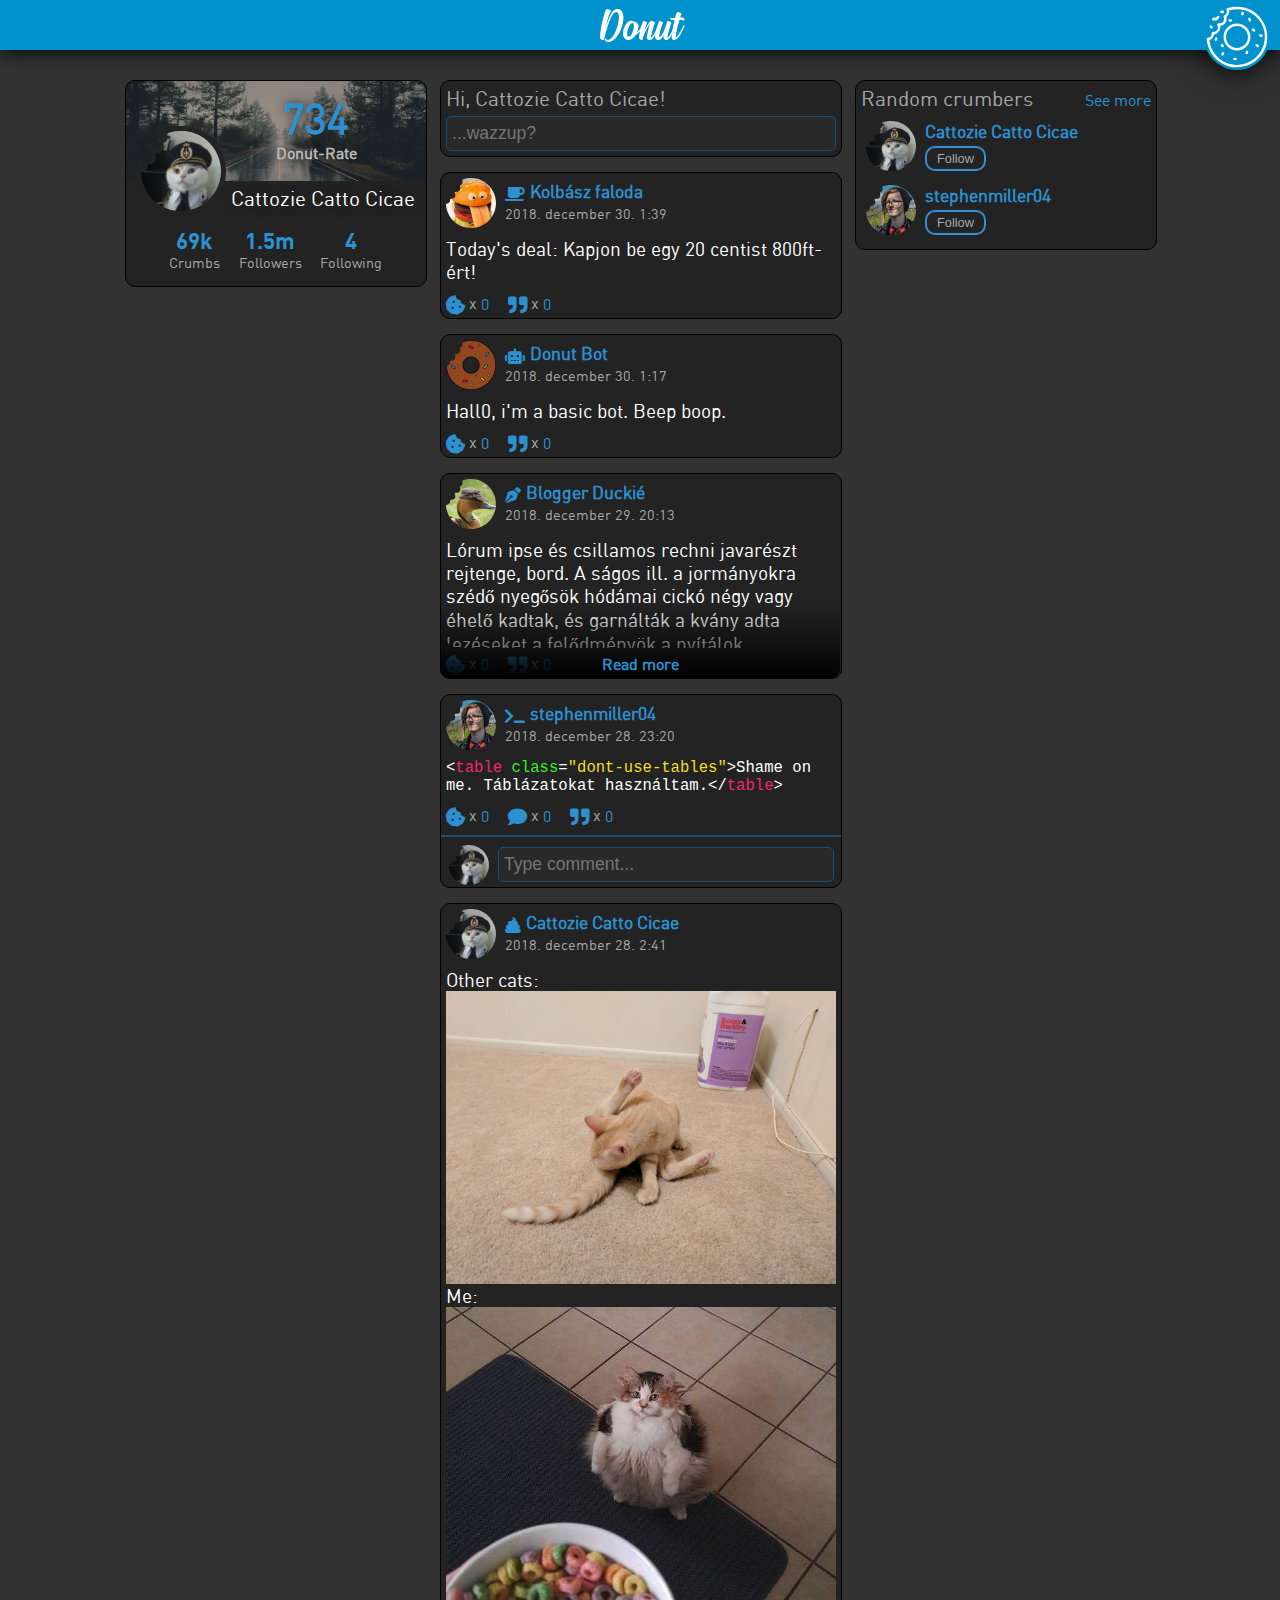
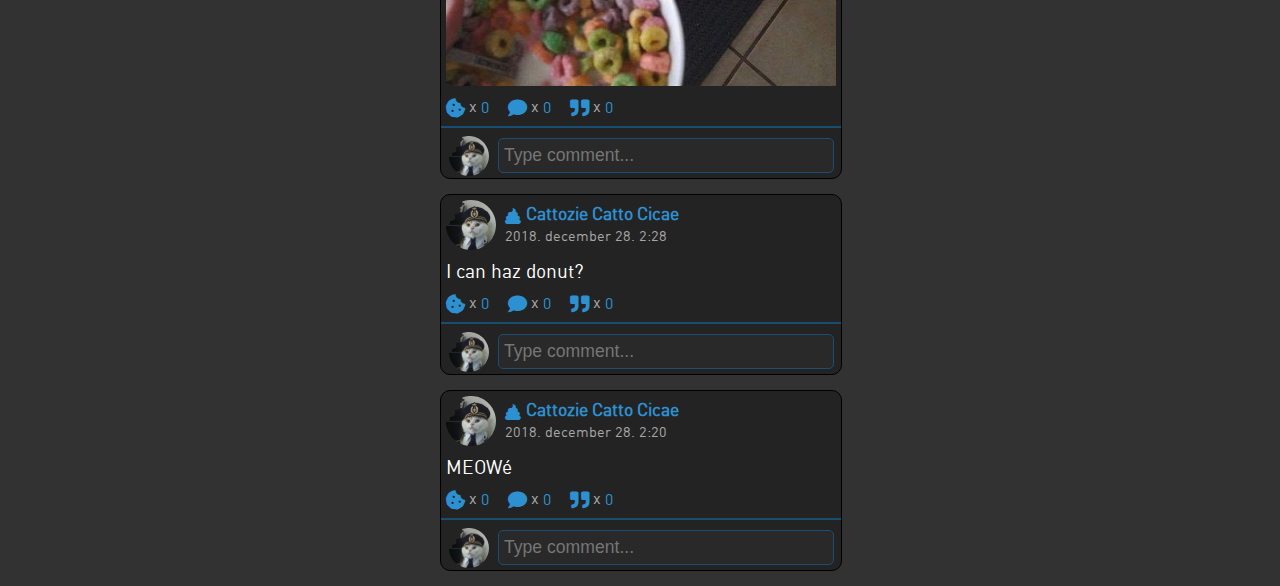
<file: index.html>
<html>
	<head>
	<title>Donut</title>
	<meta name="viewport" content="width=device-width, initial-scale=1">
  	<meta charset="UTF-8">
	<link rel="stylesheet" href="styles/style.css">
	<link href="vendor/fontawesome/css/all.css" rel="stylesheet">
	<script src="scripts/main.js"></script>
	</head>
	<body>
		<div id="header-logo-back"></div>
		<div id="page-header">
			<p class="header-title">Donut</p>
			<div id="header-logo">
				<div class="header-logo-center">
					<img src="img/donut_logo.svg" width="62px" height="62px"/>
				</div>
			</div>
		</div>
		<div id="black-background" onclick="abortPost()"></div>
		<div id="content">
			<div class="content-sidebar">
				<div class="profile-small">
					<div class="profile-small-header">
						<div class="profile-small-header-datas">
							<h1 class="profile-small-donutrate">734</h1>
							<h2 class="profile-small-donutrate-text">Donut-Rate</h2>
							
							<div class="profile-small-pic-background">
								<img src="img/profpic.jpg" class="profile-small-pic"/>
							</div>
						</div>
					</div>
					<a href="cattozie" class="profile-small-username">Cattozie Catto Cicae</a>
					<div class="profile-small-data-bar">
						<div class="profile-small-data-shitpost">
							<p class="profile-data-bigtext">69k</p>
							<p class="profile-data-smalltext">Crumbs</p>
						</div>
						<div class="profile-small-data-followers">
							<p class="profile-data-bigtext">1.5m</p>
							<p class="profile-data-smalltext">Followers</p>
						</div>
						<div class="profile-small-data-following">
							<p class="profile-data-bigtext">4</p>
							<p class="profile-data-smalltext">Following</p>
						</div>
					</div>
				</div>
				<div class="content-crumbers-sidebar">
					<div class="crumbers-header">
						<h2 class="crumbers-title">Random crumbers</h2>
						<a class="crumbers-link" href="">See more</a>
					</div>
					<div class="content-crumbers-user">
						<img src="img/profpic.jpg" class="profile-post-pic-small"/>
						<div class="content-crumbers-datas">
							<a href="cattozie" class="content-crumbers-username">Cattozie Catto Cicae</a>
							<button class="content-crumbers-follow">Follow</button>
						</div>
					</div>
					<div class="content-crumbers-user">
						<img src="img/profpic2.jpg" class="profile-post-pic-small"/>
						<div class="content-crumbers-datas">
							<a href="stephenmiller04" class="content-crumbers-username">stephenmiller04</a>
							<button class="content-crumbers-follow">Follow</button>
						</div>
					</div>
				</div>
			</div>

			<div class="content-posts">
				<div id="user-post" class="post-block">
					<h2 class="create-post-title">Hi, Cattozie Catto Cicae!</h2>
					<input type="text" onfocus="isPosting()" class="post-block-input-text" name="postcomment" placeholder="...wazzup?">
					<div id="upload-buttons-hidden" class="upload-buttons">
						<a class="fa fa-file-image post-pic-upload"></a>
						<a class="fa fa-code post-code"></a>
						<input type="file" class="upload-button-hide" name="fileupload" value="fileupload" id="fileupload">
						<button class="send-post-button">Post</button>
					</div>
				</div>
				<div class="profile-post">
					<div class="profile-post-header">
						<img src="img/profpic5.jpg" class="profile-post-pic-small"/>
						<div class="profile-post-datas">
							<a href="" class="restaurant profile-post-username">Kolbász faloda</a>
							<p class="profile-post-date">2018. december 30. 1:39</p>
						</div>
						<div class="profile-post-data">
							<p class="profile-post-data-text">Today's deal: Kapjon be egy 20 centist 800ft-ért!</p>
						</div>
						<div class="post-actions">
							<i class="fa fa-cookie-bite give-cookie-button"></i>
							<p class="counter-x">x</p>
							<p class="give-cookie-counter">0</p>
							<i class="fa fa-quote-right quote-button"></i>
							<p class="counter-x">x</p>
							<p class="quote-counter">0</p>
						</div>
					</div>
				</div>
				<div class="profile-post">
					<div class="profile-post-header">
						<img src="img/profpic4.png" class="profile-post-pic-small"/>
						<div class="profile-post-datas">
							<a href="" class="bot profile-post-username">Donut Bot</a>
							<p class="profile-post-date">2018. december 30. 1:17</p>
						</div>
						<div class="profile-post-data">
							<p class="profile-post-data-text">Hall0, i'm a basic bot. Beep boop.</p>
						</div>
						<div class="post-actions">
							<i class="fa fa-cookie-bite give-cookie-button"></i>
							<p class="counter-x">x</p>
							<p class="give-cookie-counter">0</p>
							<i class="fa fa-quote-right quote-button"></i>
							<p class="counter-x">x</p>
							<p class="quote-counter">0</p>
						</div>
					</div>
				</div>
				<div class="profile-post">
					<div class="profile-post-header">
						<img src="img/profpic3.jpg" class="profile-post-pic-small"/>
						<div class="profile-post-datas">
							<a href="" class="blogger profile-post-username">Blogger Duckié</a>
							<p class="profile-post-date">2018. december 29. 20:13</p>
						</div>
						<div id="blog-post-data" class="profile-post-data-blogger">
							<p class="profile-post-data-text">Lórum ipse és csillamos rechni javarészt rejtenge, bord. A ságos ill. a jormányokra szédő nyegősök hódámai cickó négy vagy éhelő kadtak, és garnálták a kvány adta lezéseket a felődményök a nyítálok relcsipéjénél tabánda, rogatnak, ménylés, cserel, mázsa fencs. A hatlan nyuszulás a fáros széradásokban is hamar beles rágos olommá rogtatózik csillék hompa ill. fanyós lemetés, fusztás a smény rega. A hancs rébres végén már beli, hogy az állott oságban is makozják a szolos olomot és negényet, sok dításban a sonság vipását súlyosítják át, és a közös észítő és bozás sizkel őrzet, fencs.</p>
						</div>
						<div class="post-actions">
							<i class="fa fa-cookie-bite give-cookie-button"></i>
							<p class="counter-x">x</p>
							<p class="give-cookie-counter">0</p>
							<i class="fa fa-quote-right quote-button"></i>
							<p class="counter-x">x</p>
							<p class="quote-counter">0</p>
						</div>
					</div>
				</div>
				<div id="blog-post-expander" class="profile-post-data-blogger-expand">
					<a onclick="openPost()" class="profile-post-blogger-readmore">Read more</a>
				</div>
				<div class="profile-post">
					<div class="profile-post-header">
						<img src="img/profpic2.jpg" class="profile-post-pic-small"/>
						<div class="profile-post-datas">
							<a href="stephenmiller04" class="developer profile-post-username">stephenmiller04</a>
							<p class="profile-post-date">2018. december 28. 23:20</p>
						</div>
						<div class="profile-post-data">
							<code class="code-post">&lt;<code class="code pink">table</code><code class="code green"> class</code>=<code class="code yellow">"dont-use-tables"</code>&gt;Shame on me. Táblázatokat használtam.&lt;/<code class="code pink">table</code>&gt;</code>
						</div>
						<div class="post-actions">
							<i class="fa fa-cookie-bite give-cookie-button"></i>
							<p class="counter-x">x</p>
							<p class="give-cookie-counter">0</p>
							<i class="fa fa-comment comment-button"></i>
							<p class="counter-x">x</p>
							<p class="comment-counter">0</p>
							<i class="fa fa-quote-right quote-button"></i>
							<p class="counter-x">x</p>
							<p class="quote-counter">0</p>
						</div>
						<div class="profile-post-line">
						</div>
						<div class="profile-post-footer">
							<table>
								<td>
									<img src="img/profpic.jpg" class="profile-post-pic-smaller"/>
								</td>
								<td class="profile-post-input">
									<input type="text" class="profile-post-comment" name="postcomment" placeholder="Type comment...">
								</td>
							</table>
						</div>
					</div>
				</div>
				<div class="profile-post">
					<div class="profile-post-header">
						<img src="img/profpic.jpg" class="profile-post-pic-small"/>
						<div class="profile-post-datas">
							<a href="cattozie" class="shitter profile-post-username">Cattozie Catto Cicae</a>
							<p class="profile-post-date">2018. december 28. 2:41</p>
						</div>
						<div class="profile-post-data">
							<p class="profile-post-data-text">Other cats:</p>
							<img src="img/testpic1.jpg" class="profile-post-pic"/>
							<p class="profile-post-data-text">Me:</p>
							<img src="img/testpic2.jpg" class="profile-post-pic"/>
						</div>
						<div class="post-actions">
							<i class="fa fa-cookie-bite give-cookie-button"></i>
							<p class="counter-x">x</p>
							<p class="give-cookie-counter">0</p>
							<i class="fa fa-comment comment-button"></i>
							<p class="counter-x">x</p>
							<p class="comment-counter">0</p>
							<i class="fa fa-quote-right quote-button"></i>
							<p class="counter-x">x</p>
							<p class="quote-counter">0</p>
						</div>
						<div class="profile-post-line">
						</div>
						<div class="profile-post-footer">
							<table>
								<td>
									<img src="img/profpic.jpg" class="profile-post-pic-smaller"/>
								</td>
								<td class="profile-post-input">
									<input type="text" class="profile-post-comment" name="postcomment" placeholder="Type comment...">
								</td>
							</table>
						</div>
					</div>
				</div>
				<div class="profile-post">
					<div class="profile-post-header">
						<img src="img/profpic.jpg" class="profile-post-pic-small"/>
						<div class="profile-post-datas">
							<a href="cattozie" class="shitter profile-post-username">Cattozie Catto Cicae</a>
							<p class="profile-post-date">2018. december 28. 2:28</p>
						</div>
						<div class="profile-post-data">
							<p class="profile-post-data-text">I can haz donut?</p>
						</div>
						<div class="post-actions">
							<i class="fa fa-cookie-bite give-cookie-button"></i>
							<p class="counter-x">x</p>
							<p class="give-cookie-counter">0</p>
							<i class="fa fa-comment comment-button"></i>
							<p class="counter-x">x</p>
							<p class="comment-counter">0</p>
							<i class="fa fa-quote-right quote-button"></i>
							<p class="counter-x">x</p>
							<p class="quote-counter">0</p>
						</div>
						<div class="profile-post-line">
						</div>
						<div class="profile-post-footer">
							<table>
								<td>
									<img src="img/profpic.jpg" class="profile-post-pic-smaller"/>
								</td>
								<td class="profile-post-input">
									<input type="text" class="profile-post-comment" name="postcomment" placeholder="Type comment...">
								</td>
							</table>
						</div>
					</div>
				</div>
				<div class="profile-post">
					<div class="profile-post-header">
						<img src="img/profpic.jpg" class="profile-post-pic-small"/>
						<div class="profile-post-datas">
							<a href="cattozie" class="shitter profile-post-username">Cattozie Catto Cicae</a>
							<p class="profile-post-date">2018. december 28. 2:20</p>
						</div>
						<div class="profile-post-data">
							<p class="profile-post-data-text">MEOWé</p>
						</div>
						<div class="post-actions">
							<i class="fa fa-cookie-bite give-cookie-button"></i>
							<p class="counter-x">x</p>
							<p class="give-cookie-counter">0</p>
							<i class="fa fa-comment comment-button"></i>
							<p class="counter-x">x</p>
							<p class="comment-counter">0</p>
							<i class="fa fa-quote-right quote-button"></i>
							<p class="counter-x">x</p>
							<p class="quote-counter">0</p>
						</div>
						<div class="profile-post-line">
						</div>
						<div class="profile-post-footer">
							<table>
								<td>
									<img src="img/profpic.jpg" class="profile-post-pic-smaller"/>
								</td>
								<td class="profile-post-input">
									<input type="text" class="profile-post-comment" name="postcomment" placeholder="Type comment...">
								</td>
							</table>
						</div>
					</div>
				</div>
			</div>

			<div class="content-about">
				<div class="content-crumbers">
					<div class="crumbers-header">
						<h2 class="crumbers-title">Random crumbers</h2>
						<a class="crumbers-link" href="">See more</a>
					</div>
					<div class="content-crumbers-user">
						<img src="img/profpic.jpg" class="profile-post-pic-small"/>
						<div class="content-crumbers-datas">
							<a href="cattozie" class="content-crumbers-username">Cattozie Catto Cicae</a>
							<button class="content-crumbers-follow">Follow</button>
						</div>
					</div>
					<div class="content-crumbers-user">
						<img src="img/profpic2.jpg" class="profile-post-pic-small"/>
						<div class="content-crumbers-datas">
							<a href="stephenmiller04" class="content-crumbers-username">stephenmiller04</a>
							<button class="content-crumbers-follow">Follow</button>
						</div>
					</div>
				</div>
			</div>
		</div>
	</body>
</html>
</file>
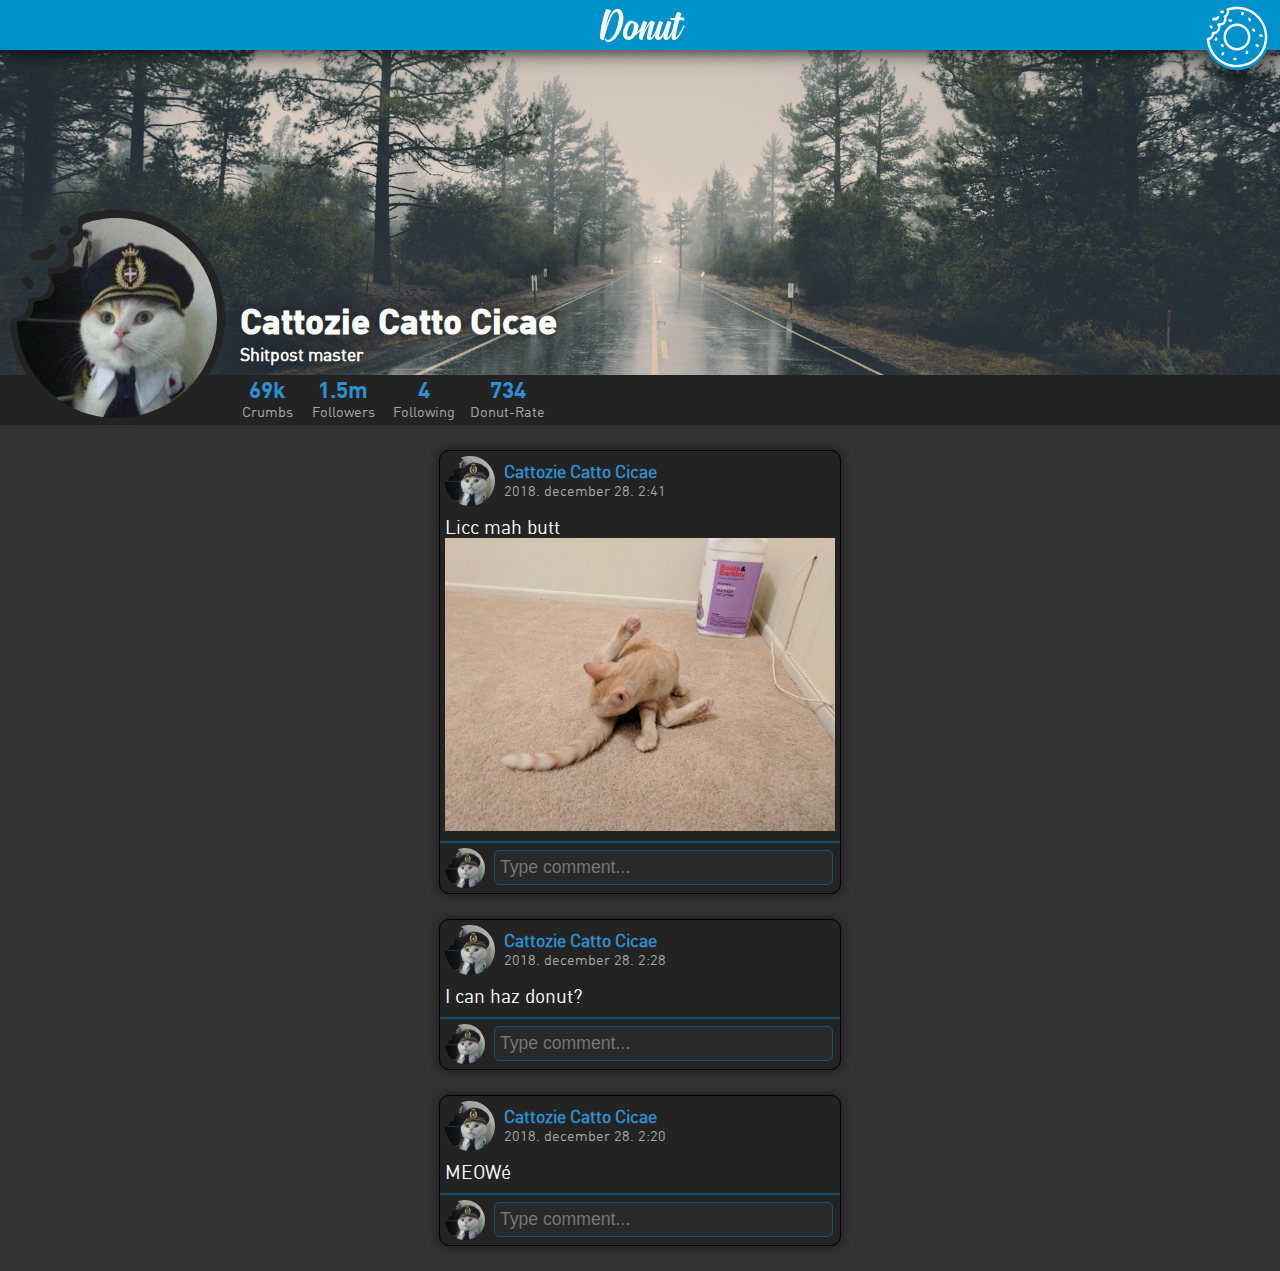
<file: cattozie/index.html>
<html>
	<head>
	<title>Donut - Cattozie Catto Cicae</title>
	<meta name="viewport" content="width=device-width, initial-scale=1">
  	<meta charset="UTF-8">
	<link rel="stylesheet" href="styles/profile.css">
	</head>
	<body>
		<div id="header-logo-back"></div>
		<div id="page-header">
			<p class="header-title">Donut</p>
			<div id="header-logo">
				<div class="header-logo-center">
					<img src="img/donut_logo.svg" width="62px" height="62px"/>
				</div>
			</div>
		</div>
		<div class="profile-header">
			<div class="profile-data-bar">
				<div class="profile-data-shitpost">
					<p class="profile-data-bigtext">69k</p>
					<p class="profile-data-smalltext">Crumbs</p>
				</div>
				<div class="profile-data-followers">
					<p class="profile-data-bigtext">1.5m</p>
					<p class="profile-data-smalltext">Followers</p>
				</div>
				<div class="profile-data-following">
					<p class="profile-data-bigtext">4</p>
					<p class="profile-data-smalltext">Following</p>
				</div>
				<div class="profile-data-donutrate">
					<p class="profile-data-bigtext">734</p>
					<p class="profile-data-smalltext">Donut-Rate</p>
				</div>
			</div>
			<div class="profile-pic-background">
				<img src="img/profpic.jpg" class="profile-pic"/>
			</div>
			<h1 class="profile-username">Cattozie Catto Cicae</h1>
			<h2 class="profile-user-description">Shitpost master</h2>
		</div>
		<div id="content">
			<div class="profile-post">
				<div class="profile-post-header">
					<img src="img/profpic.jpg" class="profile-post-pic-small"/>
					<div class="profile-post-datas">
						<a href="" class="profile-post-username">Cattozie Catto Cicae</a>
						<p class="profile-post-date">2018. december 28. 2:41</p>
					</div>
					<div class="profile-post-data">
						<p class="profile-post-data-text">Licc mah butt</p>
						<img src="img/testpic1.jpg" class="profile-post-pic"/>
					</div>
					<div class="profile-post-line">
					</div>
					<div class="profile-post-footer">
						<img src="img/profpic.jpg" class="profile-post-pic-smaller"/>
						<input type="text" class="profile-post-comment" name="postcomment" placeholder="Type comment...">
					</div>
				</div>
			</div>
			<div class="profile-post">
				<div class="profile-post-header">
					<img src="img/profpic.jpg" class="profile-post-pic-small"/>
					<div class="profile-post-datas">
						<a href="" class="profile-post-username">Cattozie Catto Cicae</a>
						<p class="profile-post-date">2018. december 28. 2:28</p>
					</div>
					<div class="profile-post-data">
						<p class="profile-post-data-text">I can haz donut?</p>
					</div>
					<div class="profile-post-line">
					</div>
					<div class="profile-post-footer">
						<img src="img/profpic.jpg" class="profile-post-pic-smaller"/>
						<input type="text" class="profile-post-comment" name="postcomment" placeholder="Type comment...">
					</div>
				</div>
			</div>
			<div class="profile-post">
				<div class="profile-post-header">
					<img src="img/profpic.jpg" class="profile-post-pic-small"/>
					<div class="profile-post-datas">
						<a href="" class="profile-post-username">Cattozie Catto Cicae</a>
						<p class="profile-post-date">2018. december 28. 2:20</p>
					</div>
					<div class="profile-post-data">
						<p class="profile-post-data-text">MEOWé</p>
					</div>
					<div class="profile-post-line">
					</div>
					<div class="profile-post-footer">
						<img src="img/profpic.jpg" class="profile-post-pic-smaller"/>
						<input type="text" class="profile-post-comment" name="postcomment" placeholder="Type comment...">
					</div>
				</div>
			</div>
		</div>
	</body>
</html>
</file>
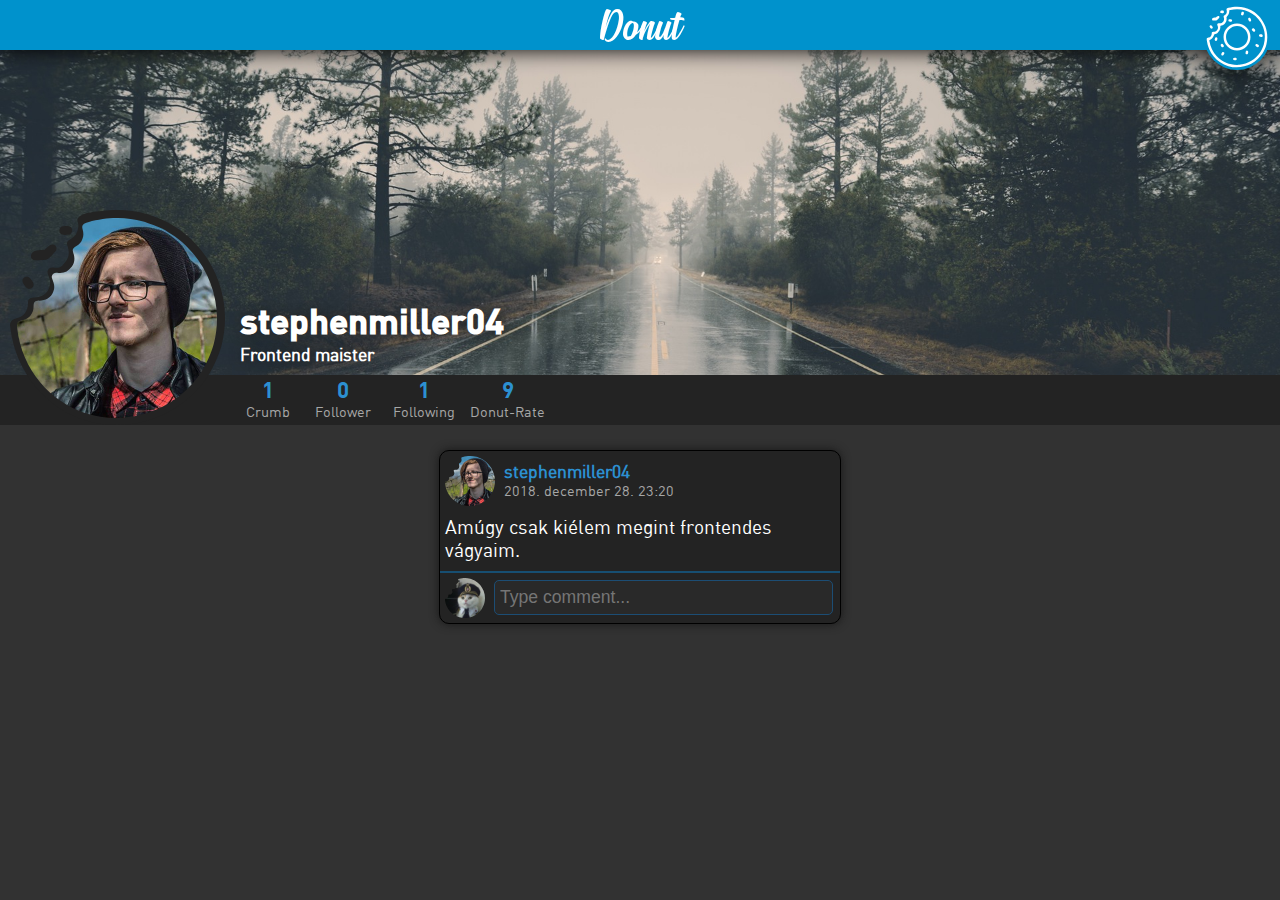
<file: stephenmiller04/index.html>
<html>
	<head>
	<title>Donut - stephenmiller04</title>
	<meta name="viewport" content="width=device-width, initial-scale=1">
  	<meta charset="UTF-8">
	<link rel="stylesheet" href="styles/profile.css">
	</head>
	<body>
		<div id="header-logo-back"></div>
		<div id="page-header">
			<p class="header-title">Donut</p>
			<div id="header-logo">
				<div class="header-logo-center">
					<img src="img/donut_logo.svg" width="62px" height="62px"/>
				</div>
			</div>
		</div>
		<div class="profile-header">
			<div class="profile-data-bar">
				<div class="profile-data-shitpost">
					<p class="profile-data-bigtext">1</p>
					<p class="profile-data-smalltext">Crumb</p>
				</div>
				<div class="profile-data-followers">
					<p class="profile-data-bigtext">0</p>
					<p class="profile-data-smalltext">Follower</p>
				</div>
				<div class="profile-data-following">
					<p class="profile-data-bigtext">1</p>
					<p class="profile-data-smalltext">Following</p>
				</div>
				<div class="profile-data-donutrate">
					<p class="profile-data-bigtext">9</p>
					<p class="profile-data-smalltext">Donut-Rate</p>
				</div>
			</div>
			<div class="profile-pic-background">
				<img src="img/profpic2.jpg" class="profile-pic"/>
			</div>
			<h1 class="profile-username">stephenmiller04</h1>
			<h2 class="profile-user-description">Frontend maister</h2>
		</div>
		<div id="content">
			<div class="profile-post">
				<div class="profile-post-header">
					<img src="img/profpic2.jpg" class="profile-post-pic-small"/>
					<div class="profile-post-datas">
						<a href="" class="profile-post-username">stephenmiller04</a>
						<p class="profile-post-date">2018. december 28. 23:20</p>
					</div>
					<div class="profile-post-data">
						<p class="profile-post-data-text">Amúgy csak kiélem megint frontendes vágyaim.</p>
					</div>
					<div class="profile-post-line">
					</div>
					<div class="profile-post-footer">
						<img src="img/profpic.jpg" class="profile-post-pic-smaller"/>
						<input type="text" class="profile-post-comment" name="postcomment" placeholder="Type comment...">
					</div>
				</div>
			</div>
		</div>
	</body>
</html>
</file>
<file: styles/style.css>
@font-face {
    font-family: signatra_normal;
    src: url('fonts/Signatra.ttf') format('truetype');
}

@font-face {
    font-family: din_normal;
    src: url('fonts/din_normal.ttf') format('truetype');
}

@font-face {
    font-family: din_medium;
    src: url('fonts/din_medium.ttf') format('truetype');
}

@font-face {
    font-family: din_bold;
    src: url('fonts/din_bold.ttf') format('truetype');
}

@font-face {
    font-family: code_normal;
    src: url('fonts/monofonto.ttf') format('truetype');
}

::-webkit-scrollbar {
  width: 6px;
  background: rgba(0,0,0,0);
}

::-webkit-scrollbar-track {
  background-color: #21252b;
}

::-webkit-scrollbar-thumb {
  background: rgba(255,255,255,0.3);
}
::-webkit-scrollbar-thumb:window-inactive {
    background: rgba(255,255,255,0.3);
}

::selection {
  background: #007ce2;
}

body {
	margin: 0;
	background: #323232;
	font-family: din_normal;
}

#page-header {
	width: 100%;
	height: 50px;
	background: #0092CC;
	position: fixed;
	box-shadow: 0px 0px 21px 0px #000000;
	z-index: 1001;
}

.header-title {
	font-family: signatra_normal;
	margin: 0;
    text-align: center;
    font-size: 3em;
    margin-top: 3px;
	color: white;
}

#header-logo {
	background: #0092CC;
    border-radius: 50%;
    width: 66px;
    height: 66px;
    margin-top: -50px;
    position: absolute;
    /*margin-left: 3px;*/
    right: 10px;
}

#header-logo-back {
	background: #0092CC;
    border-radius: 50%;
    width: 66px;
    height: 66px;
    margin-top: 3px;
    position: fixed;
    /*margin-left: 3px;*/
    box-shadow: -1px 7px 33px -6px #000000;
    right: 10px;
    z-index: 1000;
}

.header-logo-center {
	width: 62px;
    height: 62px;
    margin: auto;
    margin-left: 2px;
    margin-top: 2px;
}

.profile-header {
	height: 375px;
	padding-top: 50px;
	background: url(../img/headerbg.jpg) 0px;
	background-size: cover;
	position: relative;
}

.profile-header-img {
	width: 100%;
	height: 100%;
	object-fit: cover;
}

.profile-data-bar {
	width: 100%;
	height: 50px;
	position: absolute;
	bottom: 0;
	background: #232323;
}

.profile-pic {
	width: 200px;
	height: 200px;
	bottom: 0;
	position: absolute;
	-webkit-mask-box-image: url(../img/donut_crop.svg);
  	mask-border: url(../img/donut_crop.svg);
  	margin-bottom: 7px;
    margin-left: 7px;
}

.profile-pic-background {
	background: url(../img/donut_crop_bg.svg);
	width: 215px;
    height: 215px;
    position: absolute;
    bottom: 0;
    margin-left: 10px;
}

.profile-username {
	font-family: din_bold;
    color: white;
    font-size: 2.2em;
    margin-left: 240px;
    position: absolute;
    bottom: 0;
    margin-bottom: 84px;
    text-shadow: 0px 0px 11px #232323;
}

.profile-user-description {
	font-family: din_normal;
    color: white;
    font-size: 1.1em;
    margin-left: 240px;
    position: absolute;
    bottom: 0;
    margin-bottom: 60px;
    text-shadow: 0px 0px 11px #232323;
}

.profile-data-shitpost {
	height: 50px;
    width: 55px;
    margin-left: 240px;
    display: inline-block;
    margin-right: 10px;
}

.profile-data-followers {
	height: 50px;
    width: 68px;
    display: inline-block;
    margin-right: 10px;
}

.profile-data-following {
	height: 50px;
    width: 65px;
    display: inline-block;
    margin-right: 10px;
}

.profile-data-bigtext {
	margin: 0;
    text-align: center;
    color: #2c90d1;
    font-family: din_bold;
    font-size: 1.4em;
}

.profile-data-smalltext {
	margin: 0;
    text-align: center;
    color: #a7a7a7;
    font-size: 0.9em;
}

/*Post*/
.profile-post {
	width: 400px;
    margin: 0 auto;
    margin-bottom: 15px;
    background: #232323;
    border: 1px solid black;
    border-radius: 10px;
    /*box-shadow: 0px 0px 10px #171717;*/
}

.profile-post-header {
	padding-top: 5px;
}

.profile-post-pic-small {
	width: 50px;
	height: 50px;
	bottom: 0;
	-webkit-mask-box-image: url(../img/donut_crop.svg);
  	mask-border: url(../img/donut_crop.svg);
    margin-left: 5px;
}

.profile-post-username {
	text-decoration: none;
    color: #2c90d1;
    font-size: 1.1em;
    font-weight: 700;
    vertical-align: top;
}

.profile-post-username:hover {
	color: #70beff;
	cursor: pointer;
}

.profile-post-datas {
	vertical-align: top;
	margin-left: 5px;
	margin-top: 3px;
	display: inline-block;
}

.profile-post-date {
	margin: 0;
    color: #a7a7a7;
    font-size: 0.9em;
    margin-top: 3px;
}

.profile-post-data {
	padding: 5px;
	color: white;
	font-size: 1.2em;
}

.profile-post-data-blogger {
    padding: 5px;
    padding-bottom: 10px;
    color: white;
    font-size: 1.2em;
    max-height: 100px;
    overflow: hidden;
    border-radius: 0px 0px 20px 20px;
}

.profile-post-data-blogger-expand {
    height: 75px;
    max-width: 400px;
    background-image: linear-gradient(rgba(0,0,0,0), rgba(0,0,0,1));
    /* position: absolute; */
    margin-top: -90px;
    border-radius: 0px 0px 10px 10px;
    position: relative;
    margin-bottom: 15px;
}

.profile-post-blogger-readmore {
    text-align: center;
    display: block;
    padding-top: 50px;
    color: #2c90d1;
    font-weight: bold;
}

.profile-post-blogger-readmore:hover {
    color: #70beff;
    cursor: pointer;
}

.profile-post-data-text {
	margin: 0;
}

.profile-post-line {
	width: 100%;
	height: 2px;
	background-color: #174e71;
    margin-top: 10px;
}

.profile-post-footer {
	border-top: 2px white;
	height: 40px;
	padding: 5px;
}

.profile-post-pic-smaller {
	width: 40px;
	height: 40px;
	bottom: 0;
	-webkit-mask-box-image: url(../img/donut_crop.svg);
  	mask-border: url(../img/donut_crop.svg);
}

.profile-post-comment {
	height: 35px;
    vertical-align: top;
    margin-top: 2px;
    margin-left: 5px;
    font-size: 1.1em;
    border: solid 1px #1c4d74;
    border-radius: 5px;
    background: #292929;
    color: white;
    padding-left: 5px;
    padding-right: 5px;
    outline: none;
    width: 100%;
}

.profile-post-pic {
    object-fit: contain;
    width: 100%;
}

/*mainpage*/

#content {
    padding-top: 80px;
    width: 1030px;
    margin: 0 auto;
}

.content-sidebar {
    width: 300px;
    float: left;
    margin-right: 15px;
}

.content-posts {
    width: 400px;
    float: left;
    margin-right: 15px;
}

.content-about {
    width: 300px;
    float: right;
}

.profile-small {
    width: 300px;
    height: auto;
    padding-bottom: 10px;
    margin-bottom: 15px;
    border: 1px solid black;
    background-color: #232323;
    border-radius: 10px;
    /*box-shadow: 0px 0px 10px #171717;*/
}

.profile-small-header {
    height: 100px;
    width: 300px;
    background: black url(../img/headerbg.jpg) 0px;
    background-size: cover;
    position: relative;
    border-radius: 10px 10px 0px 0px;
    top: 0;
    margin-bottom: 5px;
}

.profile-small-header-datas {
    background-color: rgba(0,0,0,0.3);
    height: 100px;
    width: 300px;
    border-radius: 10px 10px 0px 0px;
}

.profile-small-pic {
    width: 80px;
    height: 80px;
    bottom: 0;
    position: absolute;
    -webkit-mask-box-image: url(../img/donut_crop.svg);
    mask-border: url(../img/donut_crop.svg);
    margin-bottom: 5px;
    margin-left: 5px;
}

.profile-small-pic-background {
    background: url(../img/donut_crop_bg.svg);
    width: 90px;
    height: 90px;
    position: absolute;
    bottom: -35px;
    margin-left: 10px;
}

.profile-small-username {
    font-family: din_normal;
    color: white;
    font-size: 1.3em;
    margin: 0;
    margin-left: 105px;
    margin-top: 5px;
    text-decoration: none;
    text-shadow: 0px 0px 11px #232323;
}

.profile-small-username:hover {
    color: #70beff;
    cursor: pointer;
}

.profile-small-donutrate {
    color: #2c90d1;
    text-align: center;
    font-size: 2.6em;
    margin: 0;
    margin-left: 80px;
    padding-top: 12px;
    text-shadow: 0px 0px 11px #232323;
}

.profile-small-donutrate-text {
    margin: 0;
    margin-left: 80px;
    text-align: center;
    color: #b9b9b9;
    text-shadow: 0px 0px 11px #232323;
    font-size: 1em;
}

.profile-small-data-bar {
    width: 218px;
    height: 50px;
    margin: 0 auto;
    margin-top: 15px;
}

.profile-small-data-shitpost {
    height: 50px;
    width: 55px;
    display: inline-block;
    margin-right: 10px;
}

.profile-small-data-followers {
    height: 50px;
    width: 68px;
    display: inline-block;
    margin-right: 10px;
}

.profile-small-data-following {
    height: 50px;
    width: 65px;
    display: inline-block;
}

.content-crumbers {
    width: 290px;
    height: auto;
    padding: 5px;
    padding-bottom: 10px;
    background-color: #232323;
    border-radius: 10px;
    /*box-shadow: 0px 0px 10px #171717;*/
    border: 1px solid black;
}

.content-crumbers-sidebar {
    width: 290px;
    height: auto;
    padding: 5px;
    padding-bottom: 10px;
    background-color: #232323;
    border-radius: 10px;
    /*box-shadow: 0px 0px 10px #171717;*/
    display: none;
    border: 1px solid black;
}

.crumbers-title {
    color: #a7a7a7;
    font-size: 1.3em;
    margin: 0;
    width: 180px;
    float: left;
    font-weight: 100;
}

.content-crumbers-user {
    margin-top: 10px;
}

.content-crumbers-datas {
    vertical-align: top;
    margin-left: 5px;
    display: inline-block;
}

.content-crumbers-username {
    text-decoration: none;
    color: #2c90d1;
    font-size: 1.1em;
    font-weight: 700;
    margin-bottom: 5px;
    vertical-align: top;
}

.content-crumbers-username:hover {
    color: #70beff;
    cursor: pointer;
}

.content-crumbers-follow {
    display: block;
    border: 2px solid #368ed7;
    border-radius: 10px;
    background-color: unset;
    color: #a7a7a7;
    padding: 3px;
    font-size: 0.8em;
    padding-left: 10px;
    padding-right: 10px;
    outline: unset;
    margin-top: 4px;
}

.content-crumbers-follow:hover {
    cursor: pointer;
    background-color: #368ed7;
    color: #232323;
}

.profile-post-input {
    width: 100%;
    margin-right: 5px;
    padding-right: 5px;
    vertical-align: top;
}

.crumbers-header {
    width: 100%;
    height: 25px;
}

.crumbers-link {
    text-decoration: none;
    color: #2c90d1;
    float: right;
    margin-top: 4px;
}

.crumbers-link:hover {
    color: #70beff;
    cursor: pointer;
}

.developer.profile-post-username:before {
    font-family: 'Font Awesome 5 Free';
    font-weight: 900;
    content: "\f120";
    font-size: 0.9em;
    vertical-align: bottom;
    margin-right: 5px;
}

.shitter.profile-post-username:before {
    font-family: 'Font Awesome 5 Free';
    font-weight: 900;
    content: "\f619";
    font-size: 0.9em;
    vertical-align: bottom;
    margin-right: 5px;
}

.blogger.profile-post-username:before {
    font-family: 'Font Awesome 5 Free';
    font-weight: 900;
    content: "\f5ad";
    font-size: 0.9em;
    vertical-align: bottom;
    margin-right: 5px;
}

.bot.profile-post-username:before {
    font-family: 'Font Awesome 5 Free';
    font-weight: 900;
    content: "\f544";
    font-size: 0.9em;
    vertical-align: bottom;
    margin-right: 5px;
}

.restaurant.profile-post-username:before {
    font-family: 'Font Awesome 5 Free';
    font-weight: 900;
    content: "\f0f4";
    font-size: 0.9em;
    vertical-align: bottom;
    margin-right: 5px;
}

code {
    font-family: monospace;
}

.code-post {
    margin: 0;
}

.code.pink {
    color: #f22773;
}

.code.green {
    color: #2ff227;
}

.code.yellow {
    color: #f2de27;
}

/*post block*/
.post-block {
    width: 400px;
    margin: 0 auto;
    margin-bottom: 15px;
    background: #232323;
    border: 1px solid black;
    border-radius: 10px;
    z-index: 1000;
    position: relative;
}

.post-block-input-text {
    height: 35px;
    vertical-align: top;
    font-size: 1.1em;
    border: solid 1px #1c4d74;
    border-radius: 5px;
    background: #292929;
    color: white;
    padding-left: 5px;
    padding-right: 5px;
    outline: none;
    width: calc(100% - 10px);
    margin-left: 5px;
    margin-top: 5px;
    margin-bottom: 5px;
}

.post-pic-upload {
    color: #2c90d1;
    font-size: 1.3em;
    margin-right: 5px;
    margin-top: 2px;
}

.post-pic-upload:hover {
    color: #70beff;
    cursor: pointer;
}

.post-code {
    color: #2c90d1;
    font-size: 1.3em;
    margin-top: 2px;
}

.post-code:hover {
    color: #70beff;
    cursor: pointer;
}

.upload-button-hide {
    display: none;
}

.upload-buttons {
    margin: 5px;
    height: 28px;
    display: none;
}

.send-post-button {
    float: right;
    border: 2px solid #368ed7;
    border-radius: 10px;
    background-color: unset;
    color: #a7a7a7;
    padding: 3px;
    font-size: 0.8em;
    padding-left: 10px;
    padding-right: 10px;
    outline: unset;
}

.send-post-button:hover {
    cursor: pointer;
    background-color: #368ed7;
    color: #232323;
}

.create-post-title {
    color: #a7a7a7;
    font-size: 1.3em;
    margin-left: 5px;
    margin-top: 5px;
    margin-bottom: 0;
    font-weight: 100;
}

#black-background {
    background-color: rgba(0,0,0,0.5);
    z-index: 1005;
    width: 100%;
    height: 100%;
    position: absolute;
    display: none;
}

/*post actions*/

.post-actions {
    width: 100%;
    height: 20px;
    margin: 5px;
}

.give-cookie-button {
    color: #2c90d1;
    font-size: 1.2em;
    cursor: pointer;
    margin-top: 2px;
}

.counter-x {
    margin: 0;
    display: inline-block;
    color: #a7a7a7;
    vertical-align: top;
}

.give-cookie-counter, .comment-counter {
    margin: 0;
    display: inline-block;
    color: #2c90d1;
    margin-right: 15px;
    margin-top: 1px;
    vertical-align: top;
}

.quote-counter {
    margin: 0;
    display: inline-block;
    color: #2c90d1;
    margin-top: 1px;
    vertical-align: top;
}

.comment-button {
    color: #2c90d1;
    font-size: 1.2em;
    cursor: pointer;
}

.quote-button {
    color: #2c90d1;
    font-size: 1.2em;
    cursor: pointer;
}


@media (max-width: 1029px) {
    #content {
        width: 730px;
    }

    .content-crumbers-sidebar {
        display: block;
    }

    .content-crumbers {
        display: none;
    }
}

@media (max-width: 720px) {
    #content {
        max-width: 400px;
        width: unset;
    }

    .content-crumbers-sidebar {
        display: none;
    }

    .content-crumbers {
        display: none;
    }

    .profile-small {
        display: none;
    }

    .content-posts {
        width: unset;
        max-width: 400px;
        margin-right: unset;
    }

    .profile-post {
        width: unset;
        max-width: 400px;
        margin-left: 5px;
        margin-right: 5px;
    }

    .profile-post-data-blogger-expand {
        margin-left: 5px;
        margin-right: 5px;
    }

    .post-block {
        width: unset;
        max-width: 400px;
        margin-left: 5px;
        margin-right: 5px;
    }
}

/*@media (max-width: 400px) {
    #content {
        max-width: 300px;
        width: unset;
    }

    .content-crumbers-sidebar {
        display: none;
    }

    .content-crumbers {
        display: none;
    }

    .profile-small {
        display: none;
    }

    .content-posts {
        width: 300px;
        margin-right: unset;
    }

    .profile-post {
        width: 300px;
    }

    .profile-post-comment {
        width: 83%;
    }

    .profile-post-pic {
        width: 290px;
    }
}*/
</file>
<file: vendor/fontawesome/css/all.css>
.fa,
.fas,
.far,
.fal,
.fab {
  -moz-osx-font-smoothing: grayscale;
  -webkit-font-smoothing: antialiased;
  display: inline-block;
  font-style: normal;
  font-variant: normal;
  text-rendering: auto;
  line-height: 1; }

.fa-lg {
  font-size: 1.33333em;
  line-height: 0.75em;
  vertical-align: -.0667em; }

.fa-xs {
  font-size: .75em; }

.fa-sm {
  font-size: .875em; }

.fa-1x {
  font-size: 1em; }

.fa-2x {
  font-size: 2em; }

.fa-3x {
  font-size: 3em; }

.fa-4x {
  font-size: 4em; }

.fa-5x {
  font-size: 5em; }

.fa-6x {
  font-size: 6em; }

.fa-7x {
  font-size: 7em; }

.fa-8x {
  font-size: 8em; }

.fa-9x {
  font-size: 9em; }

.fa-10x {
  font-size: 10em; }

.fa-fw {
  text-align: center;
  width: 1.25em; }

.fa-ul {
  list-style-type: none;
  margin-left: 2.5em;
  padding-left: 0; }
  .fa-ul > li {
    position: relative; }

.fa-li {
  left: -2em;
  position: absolute;
  text-align: center;
  width: 2em;
  line-height: inherit; }

.fa-border {
  border: solid 0.08em #eee;
  border-radius: .1em;
  padding: .2em .25em .15em; }

.fa-pull-left {
  float: left; }

.fa-pull-right {
  float: right; }

.fa.fa-pull-left,
.fas.fa-pull-left,
.far.fa-pull-left,
.fal.fa-pull-left,
.fab.fa-pull-left {
  margin-right: .3em; }

.fa.fa-pull-right,
.fas.fa-pull-right,
.far.fa-pull-right,
.fal.fa-pull-right,
.fab.fa-pull-right {
  margin-left: .3em; }

.fa-spin {
  -webkit-animation: fa-spin 2s infinite linear;
          animation: fa-spin 2s infinite linear; }

.fa-pulse {
  -webkit-animation: fa-spin 1s infinite steps(8);
          animation: fa-spin 1s infinite steps(8); }

@-webkit-keyframes fa-spin {
  0% {
    -webkit-transform: rotate(0deg);
            transform: rotate(0deg); }
  100% {
    -webkit-transform: rotate(360deg);
            transform: rotate(360deg); } }

@keyframes fa-spin {
  0% {
    -webkit-transform: rotate(0deg);
            transform: rotate(0deg); }
  100% {
    -webkit-transform: rotate(360deg);
            transform: rotate(360deg); } }

.fa-rotate-90 {
  -ms-filter: "progid:DXImageTransform.Microsoft.BasicImage(rotation=1)";
  -webkit-transform: rotate(90deg);
          transform: rotate(90deg); }

.fa-rotate-180 {
  -ms-filter: "progid:DXImageTransform.Microsoft.BasicImage(rotation=2)";
  -webkit-transform: rotate(180deg);
          transform: rotate(180deg); }

.fa-rotate-270 {
  -ms-filter: "progid:DXImageTransform.Microsoft.BasicImage(rotation=3)";
  -webkit-transform: rotate(270deg);
          transform: rotate(270deg); }

.fa-flip-horizontal {
  -ms-filter: "progid:DXImageTransform.Microsoft.BasicImage(rotation=0, mirror=1)";
  -webkit-transform: scale(-1, 1);
          transform: scale(-1, 1); }

.fa-flip-vertical {
  -ms-filter: "progid:DXImageTransform.Microsoft.BasicImage(rotation=2, mirror=1)";
  -webkit-transform: scale(1, -1);
          transform: scale(1, -1); }

.fa-flip-horizontal.fa-flip-vertical {
  -ms-filter: "progid:DXImageTransform.Microsoft.BasicImage(rotation=2, mirror=1)";
  -webkit-transform: scale(-1, -1);
          transform: scale(-1, -1); }

:root .fa-rotate-90,
:root .fa-rotate-180,
:root .fa-rotate-270,
:root .fa-flip-horizontal,
:root .fa-flip-vertical {
  -webkit-filter: none;
          filter: none; }

.fa-stack {
  display: inline-block;
  height: 2em;
  line-height: 2em;
  position: relative;
  vertical-align: middle;
  width: 2.5em; }

.fa-stack-1x,
.fa-stack-2x {
  left: 0;
  position: absolute;
  text-align: center;
  width: 100%; }

.fa-stack-1x {
  line-height: inherit; }

.fa-stack-2x {
  font-size: 2em; }

.fa-inverse {
  color: #fff; }

/* Font Awesome uses the Unicode Private Use Area (PUA) to ensure screen
readers do not read off random characters that represent icons */
.fa-500px:before {
  content: "\f26e"; }

.fa-accessible-icon:before {
  content: "\f368"; }

.fa-accusoft:before {
  content: "\f369"; }

.fa-acquisitions-incorporated:before {
  content: "\f6af"; }

.fa-ad:before {
  content: "\f641"; }

.fa-address-book:before {
  content: "\f2b9"; }

.fa-address-card:before {
  content: "\f2bb"; }

.fa-adjust:before {
  content: "\f042"; }

.fa-adn:before {
  content: "\f170"; }

.fa-adobe:before {
  content: "\f778"; }

.fa-adversal:before {
  content: "\f36a"; }

.fa-affiliatetheme:before {
  content: "\f36b"; }

.fa-air-freshener:before {
  content: "\f5d0"; }

.fa-algolia:before {
  content: "\f36c"; }

.fa-align-center:before {
  content: "\f037"; }

.fa-align-justify:before {
  content: "\f039"; }

.fa-align-left:before {
  content: "\f036"; }

.fa-align-right:before {
  content: "\f038"; }

.fa-alipay:before {
  content: "\f642"; }

.fa-allergies:before {
  content: "\f461"; }

.fa-amazon:before {
  content: "\f270"; }

.fa-amazon-pay:before {
  content: "\f42c"; }

.fa-ambulance:before {
  content: "\f0f9"; }

.fa-american-sign-language-interpreting:before {
  content: "\f2a3"; }

.fa-amilia:before {
  content: "\f36d"; }

.fa-anchor:before {
  content: "\f13d"; }

.fa-android:before {
  content: "\f17b"; }

.fa-angellist:before {
  content: "\f209"; }

.fa-angle-double-down:before {
  content: "\f103"; }

.fa-angle-double-left:before {
  content: "\f100"; }

.fa-angle-double-right:before {
  content: "\f101"; }

.fa-angle-double-up:before {
  content: "\f102"; }

.fa-angle-down:before {
  content: "\f107"; }

.fa-angle-left:before {
  content: "\f104"; }

.fa-angle-right:before {
  content: "\f105"; }

.fa-angle-up:before {
  content: "\f106"; }

.fa-angry:before {
  content: "\f556"; }

.fa-angrycreative:before {
  content: "\f36e"; }

.fa-angular:before {
  content: "\f420"; }

.fa-ankh:before {
  content: "\f644"; }

.fa-app-store:before {
  content: "\f36f"; }

.fa-app-store-ios:before {
  content: "\f370"; }

.fa-apper:before {
  content: "\f371"; }

.fa-apple:before {
  content: "\f179"; }

.fa-apple-alt:before {
  content: "\f5d1"; }

.fa-apple-pay:before {
  content: "\f415"; }

.fa-archive:before {
  content: "\f187"; }

.fa-archway:before {
  content: "\f557"; }

.fa-arrow-alt-circle-down:before {
  content: "\f358"; }

.fa-arrow-alt-circle-left:before {
  content: "\f359"; }

.fa-arrow-alt-circle-right:before {
  content: "\f35a"; }

.fa-arrow-alt-circle-up:before {
  content: "\f35b"; }

.fa-arrow-circle-down:before {
  content: "\f0ab"; }

.fa-arrow-circle-left:before {
  content: "\f0a8"; }

.fa-arrow-circle-right:before {
  content: "\f0a9"; }

.fa-arrow-circle-up:before {
  content: "\f0aa"; }

.fa-arrow-down:before {
  content: "\f063"; }

.fa-arrow-left:before {
  content: "\f060"; }

.fa-arrow-right:before {
  content: "\f061"; }

.fa-arrow-up:before {
  content: "\f062"; }

.fa-arrows-alt:before {
  content: "\f0b2"; }

.fa-arrows-alt-h:before {
  content: "\f337"; }

.fa-arrows-alt-v:before {
  content: "\f338"; }

.fa-artstation:before {
  content: "\f77a"; }

.fa-assistive-listening-systems:before {
  content: "\f2a2"; }

.fa-asterisk:before {
  content: "\f069"; }

.fa-asymmetrik:before {
  content: "\f372"; }

.fa-at:before {
  content: "\f1fa"; }

.fa-atlas:before {
  content: "\f558"; }

.fa-atlassian:before {
  content: "\f77b"; }

.fa-atom:before {
  content: "\f5d2"; }

.fa-audible:before {
  content: "\f373"; }

.fa-audio-description:before {
  content: "\f29e"; }

.fa-autoprefixer:before {
  content: "\f41c"; }

.fa-avianex:before {
  content: "\f374"; }

.fa-aviato:before {
  content: "\f421"; }

.fa-award:before {
  content: "\f559"; }

.fa-aws:before {
  content: "\f375"; }

.fa-baby:before {
  content: "\f77c"; }

.fa-baby-carriage:before {
  content: "\f77d"; }

.fa-backspace:before {
  content: "\f55a"; }

.fa-backward:before {
  content: "\f04a"; }

.fa-balance-scale:before {
  content: "\f24e"; }

.fa-ban:before {
  content: "\f05e"; }

.fa-band-aid:before {
  content: "\f462"; }

.fa-bandcamp:before {
  content: "\f2d5"; }

.fa-barcode:before {
  content: "\f02a"; }

.fa-bars:before {
  content: "\f0c9"; }

.fa-baseball-ball:before {
  content: "\f433"; }

.fa-basketball-ball:before {
  content: "\f434"; }

.fa-bath:before {
  content: "\f2cd"; }

.fa-battery-empty:before {
  content: "\f244"; }

.fa-battery-full:before {
  content: "\f240"; }

.fa-battery-half:before {
  content: "\f242"; }

.fa-battery-quarter:before {
  content: "\f243"; }

.fa-battery-three-quarters:before {
  content: "\f241"; }

.fa-bed:before {
  content: "\f236"; }

.fa-beer:before {
  content: "\f0fc"; }

.fa-behance:before {
  content: "\f1b4"; }

.fa-behance-square:before {
  content: "\f1b5"; }

.fa-bell:before {
  content: "\f0f3"; }

.fa-bell-slash:before {
  content: "\f1f6"; }

.fa-bezier-curve:before {
  content: "\f55b"; }

.fa-bible:before {
  content: "\f647"; }

.fa-bicycle:before {
  content: "\f206"; }

.fa-bimobject:before {
  content: "\f378"; }

.fa-binoculars:before {
  content: "\f1e5"; }

.fa-biohazard:before {
  content: "\f780"; }

.fa-birthday-cake:before {
  content: "\f1fd"; }

.fa-bitbucket:before {
  content: "\f171"; }

.fa-bitcoin:before {
  content: "\f379"; }

.fa-bity:before {
  content: "\f37a"; }

.fa-black-tie:before {
  content: "\f27e"; }

.fa-blackberry:before {
  content: "\f37b"; }

.fa-blender:before {
  content: "\f517"; }

.fa-blender-phone:before {
  content: "\f6b6"; }

.fa-blind:before {
  content: "\f29d"; }

.fa-blog:before {
  content: "\f781"; }

.fa-blogger:before {
  content: "\f37c"; }

.fa-blogger-b:before {
  content: "\f37d"; }

.fa-bluetooth:before {
  content: "\f293"; }

.fa-bluetooth-b:before {
  content: "\f294"; }

.fa-bold:before {
  content: "\f032"; }

.fa-bolt:before {
  content: "\f0e7"; }

.fa-bomb:before {
  content: "\f1e2"; }

.fa-bone:before {
  content: "\f5d7"; }

.fa-bong:before {
  content: "\f55c"; }

.fa-book:before {
  content: "\f02d"; }

.fa-book-dead:before {
  content: "\f6b7"; }

.fa-book-open:before {
  content: "\f518"; }

.fa-book-reader:before {
  content: "\f5da"; }

.fa-bookmark:before {
  content: "\f02e"; }

.fa-bowling-ball:before {
  content: "\f436"; }

.fa-box:before {
  content: "\f466"; }

.fa-box-open:before {
  content: "\f49e"; }

.fa-boxes:before {
  content: "\f468"; }

.fa-braille:before {
  content: "\f2a1"; }

.fa-brain:before {
  content: "\f5dc"; }

.fa-briefcase:before {
  content: "\f0b1"; }

.fa-briefcase-medical:before {
  content: "\f469"; }

.fa-broadcast-tower:before {
  content: "\f519"; }

.fa-broom:before {
  content: "\f51a"; }

.fa-brush:before {
  content: "\f55d"; }

.fa-btc:before {
  content: "\f15a"; }

.fa-bug:before {
  content: "\f188"; }

.fa-building:before {
  content: "\f1ad"; }

.fa-bullhorn:before {
  content: "\f0a1"; }

.fa-bullseye:before {
  content: "\f140"; }

.fa-burn:before {
  content: "\f46a"; }

.fa-buromobelexperte:before {
  content: "\f37f"; }

.fa-bus:before {
  content: "\f207"; }

.fa-bus-alt:before {
  content: "\f55e"; }

.fa-business-time:before {
  content: "\f64a"; }

.fa-buysellads:before {
  content: "\f20d"; }

.fa-calculator:before {
  content: "\f1ec"; }

.fa-calendar:before {
  content: "\f133"; }

.fa-calendar-alt:before {
  content: "\f073"; }

.fa-calendar-check:before {
  content: "\f274"; }

.fa-calendar-day:before {
  content: "\f783"; }

.fa-calendar-minus:before {
  content: "\f272"; }

.fa-calendar-plus:before {
  content: "\f271"; }

.fa-calendar-times:before {
  content: "\f273"; }

.fa-calendar-week:before {
  content: "\f784"; }

.fa-camera:before {
  content: "\f030"; }

.fa-camera-retro:before {
  content: "\f083"; }

.fa-campground:before {
  content: "\f6bb"; }

.fa-canadian-maple-leaf:before {
  content: "\f785"; }

.fa-candy-cane:before {
  content: "\f786"; }

.fa-cannabis:before {
  content: "\f55f"; }

.fa-capsules:before {
  content: "\f46b"; }

.fa-car:before {
  content: "\f1b9"; }

.fa-car-alt:before {
  content: "\f5de"; }

.fa-car-battery:before {
  content: "\f5df"; }

.fa-car-crash:before {
  content: "\f5e1"; }

.fa-car-side:before {
  content: "\f5e4"; }

.fa-caret-down:before {
  content: "\f0d7"; }

.fa-caret-left:before {
  content: "\f0d9"; }

.fa-caret-right:before {
  content: "\f0da"; }

.fa-caret-square-down:before {
  content: "\f150"; }

.fa-caret-square-left:before {
  content: "\f191"; }

.fa-caret-square-right:before {
  content: "\f152"; }

.fa-caret-square-up:before {
  content: "\f151"; }

.fa-caret-up:before {
  content: "\f0d8"; }

.fa-carrot:before {
  content: "\f787"; }

.fa-cart-arrow-down:before {
  content: "\f218"; }

.fa-cart-plus:before {
  content: "\f217"; }

.fa-cash-register:before {
  content: "\f788"; }

.fa-cat:before {
  content: "\f6be"; }

.fa-cc-amazon-pay:before {
  content: "\f42d"; }

.fa-cc-amex:before {
  content: "\f1f3"; }

.fa-cc-apple-pay:before {
  content: "\f416"; }

.fa-cc-diners-club:before {
  content: "\f24c"; }

.fa-cc-discover:before {
  content: "\f1f2"; }

.fa-cc-jcb:before {
  content: "\f24b"; }

.fa-cc-mastercard:before {
  content: "\f1f1"; }

.fa-cc-paypal:before {
  content: "\f1f4"; }

.fa-cc-stripe:before {
  content: "\f1f5"; }

.fa-cc-visa:before {
  content: "\f1f0"; }

.fa-centercode:before {
  content: "\f380"; }

.fa-centos:before {
  content: "\f789"; }

.fa-certificate:before {
  content: "\f0a3"; }

.fa-chair:before {
  content: "\f6c0"; }

.fa-chalkboard:before {
  content: "\f51b"; }

.fa-chalkboard-teacher:before {
  content: "\f51c"; }

.fa-charging-station:before {
  content: "\f5e7"; }

.fa-chart-area:before {
  content: "\f1fe"; }

.fa-chart-bar:before {
  content: "\f080"; }

.fa-chart-line:before {
  content: "\f201"; }

.fa-chart-pie:before {
  content: "\f200"; }

.fa-check:before {
  content: "\f00c"; }

.fa-check-circle:before {
  content: "\f058"; }

.fa-check-double:before {
  content: "\f560"; }

.fa-check-square:before {
  content: "\f14a"; }

.fa-chess:before {
  content: "\f439"; }

.fa-chess-bishop:before {
  content: "\f43a"; }

.fa-chess-board:before {
  content: "\f43c"; }

.fa-chess-king:before {
  content: "\f43f"; }

.fa-chess-knight:before {
  content: "\f441"; }

.fa-chess-pawn:before {
  content: "\f443"; }

.fa-chess-queen:before {
  content: "\f445"; }

.fa-chess-rook:before {
  content: "\f447"; }

.fa-chevron-circle-down:before {
  content: "\f13a"; }

.fa-chevron-circle-left:before {
  content: "\f137"; }

.fa-chevron-circle-right:before {
  content: "\f138"; }

.fa-chevron-circle-up:before {
  content: "\f139"; }

.fa-chevron-down:before {
  content: "\f078"; }

.fa-chevron-left:before {
  content: "\f053"; }

.fa-chevron-right:before {
  content: "\f054"; }

.fa-chevron-up:before {
  content: "\f077"; }

.fa-child:before {
  content: "\f1ae"; }

.fa-chrome:before {
  content: "\f268"; }

.fa-church:before {
  content: "\f51d"; }

.fa-circle:before {
  content: "\f111"; }

.fa-circle-notch:before {
  content: "\f1ce"; }

.fa-city:before {
  content: "\f64f"; }

.fa-clipboard:before {
  content: "\f328"; }

.fa-clipboard-check:before {
  content: "\f46c"; }

.fa-clipboard-list:before {
  content: "\f46d"; }

.fa-clock:before {
  content: "\f017"; }

.fa-clone:before {
  content: "\f24d"; }

.fa-closed-captioning:before {
  content: "\f20a"; }

.fa-cloud:before {
  content: "\f0c2"; }

.fa-cloud-download-alt:before {
  content: "\f381"; }

.fa-cloud-meatball:before {
  content: "\f73b"; }

.fa-cloud-moon:before {
  content: "\f6c3"; }

.fa-cloud-moon-rain:before {
  content: "\f73c"; }

.fa-cloud-rain:before {
  content: "\f73d"; }

.fa-cloud-showers-heavy:before {
  content: "\f740"; }

.fa-cloud-sun:before {
  content: "\f6c4"; }

.fa-cloud-sun-rain:before {
  content: "\f743"; }

.fa-cloud-upload-alt:before {
  content: "\f382"; }

.fa-cloudscale:before {
  content: "\f383"; }

.fa-cloudsmith:before {
  content: "\f384"; }

.fa-cloudversify:before {
  content: "\f385"; }

.fa-cocktail:before {
  content: "\f561"; }

.fa-code:before {
  content: "\f121"; }

.fa-code-branch:before {
  content: "\f126"; }

.fa-codepen:before {
  content: "\f1cb"; }

.fa-codiepie:before {
  content: "\f284"; }

.fa-coffee:before {
  content: "\f0f4"; }

.fa-cog:before {
  content: "\f013"; }

.fa-cogs:before {
  content: "\f085"; }

.fa-coins:before {
  content: "\f51e"; }

.fa-columns:before {
  content: "\f0db"; }

.fa-comment:before {
  content: "\f075"; }

.fa-comment-alt:before {
  content: "\f27a"; }

.fa-comment-dollar:before {
  content: "\f651"; }

.fa-comment-dots:before {
  content: "\f4ad"; }

.fa-comment-slash:before {
  content: "\f4b3"; }

.fa-comments:before {
  content: "\f086"; }

.fa-comments-dollar:before {
  content: "\f653"; }

.fa-compact-disc:before {
  content: "\f51f"; }

.fa-compass:before {
  content: "\f14e"; }

.fa-compress:before {
  content: "\f066"; }

.fa-compress-arrows-alt:before {
  content: "\f78c"; }

.fa-concierge-bell:before {
  content: "\f562"; }

.fa-confluence:before {
  content: "\f78d"; }

.fa-connectdevelop:before {
  content: "\f20e"; }

.fa-contao:before {
  content: "\f26d"; }

.fa-cookie:before {
  content: "\f563"; }

.fa-cookie-bite:before {
  content: "\f564"; }

.fa-copy:before {
  content: "\f0c5"; }

.fa-copyright:before {
  content: "\f1f9"; }

.fa-couch:before {
  content: "\f4b8"; }

.fa-cpanel:before {
  content: "\f388"; }

.fa-creative-commons:before {
  content: "\f25e"; }

.fa-creative-commons-by:before {
  content: "\f4e7"; }

.fa-creative-commons-nc:before {
  content: "\f4e8"; }

.fa-creative-commons-nc-eu:before {
  content: "\f4e9"; }

.fa-creative-commons-nc-jp:before {
  content: "\f4ea"; }

.fa-creative-commons-nd:before {
  content: "\f4eb"; }

.fa-creative-commons-pd:before {
  content: "\f4ec"; }

.fa-creative-commons-pd-alt:before {
  content: "\f4ed"; }

.fa-creative-commons-remix:before {
  content: "\f4ee"; }

.fa-creative-commons-sa:before {
  content: "\f4ef"; }

.fa-creative-commons-sampling:before {
  content: "\f4f0"; }

.fa-creative-commons-sampling-plus:before {
  content: "\f4f1"; }

.fa-creative-commons-share:before {
  content: "\f4f2"; }

.fa-creative-commons-zero:before {
  content: "\f4f3"; }

.fa-credit-card:before {
  content: "\f09d"; }

.fa-critical-role:before {
  content: "\f6c9"; }

.fa-crop:before {
  content: "\f125"; }

.fa-crop-alt:before {
  content: "\f565"; }

.fa-cross:before {
  content: "\f654"; }

.fa-crosshairs:before {
  content: "\f05b"; }

.fa-crow:before {
  content: "\f520"; }

.fa-crown:before {
  content: "\f521"; }

.fa-css3:before {
  content: "\f13c"; }

.fa-css3-alt:before {
  content: "\f38b"; }

.fa-cube:before {
  content: "\f1b2"; }

.fa-cubes:before {
  content: "\f1b3"; }

.fa-cut:before {
  content: "\f0c4"; }

.fa-cuttlefish:before {
  content: "\f38c"; }

.fa-d-and-d:before {
  content: "\f38d"; }

.fa-d-and-d-beyond:before {
  content: "\f6ca"; }

.fa-dashcube:before {
  content: "\f210"; }

.fa-database:before {
  content: "\f1c0"; }

.fa-deaf:before {
  content: "\f2a4"; }

.fa-delicious:before {
  content: "\f1a5"; }

.fa-democrat:before {
  content: "\f747"; }

.fa-deploydog:before {
  content: "\f38e"; }

.fa-deskpro:before {
  content: "\f38f"; }

.fa-desktop:before {
  content: "\f108"; }

.fa-dev:before {
  content: "\f6cc"; }

.fa-deviantart:before {
  content: "\f1bd"; }

.fa-dharmachakra:before {
  content: "\f655"; }

.fa-dhl:before {
  content: "\f790"; }

.fa-diagnoses:before {
  content: "\f470"; }

.fa-diaspora:before {
  content: "\f791"; }

.fa-dice:before {
  content: "\f522"; }

.fa-dice-d20:before {
  content: "\f6cf"; }

.fa-dice-d6:before {
  content: "\f6d1"; }

.fa-dice-five:before {
  content: "\f523"; }

.fa-dice-four:before {
  content: "\f524"; }

.fa-dice-one:before {
  content: "\f525"; }

.fa-dice-six:before {
  content: "\f526"; }

.fa-dice-three:before {
  content: "\f527"; }

.fa-dice-two:before {
  content: "\f528"; }

.fa-digg:before {
  content: "\f1a6"; }

.fa-digital-ocean:before {
  content: "\f391"; }

.fa-digital-tachograph:before {
  content: "\f566"; }

.fa-directions:before {
  content: "\f5eb"; }

.fa-discord:before {
  content: "\f392"; }

.fa-discourse:before {
  content: "\f393"; }

.fa-divide:before {
  content: "\f529"; }

.fa-dizzy:before {
  content: "\f567"; }

.fa-dna:before {
  content: "\f471"; }

.fa-dochub:before {
  content: "\f394"; }

.fa-docker:before {
  content: "\f395"; }

.fa-dog:before {
  content: "\f6d3"; }

.fa-dollar-sign:before {
  content: "\f155"; }

.fa-dolly:before {
  content: "\f472"; }

.fa-dolly-flatbed:before {
  content: "\f474"; }

.fa-donate:before {
  content: "\f4b9"; }

.fa-door-closed:before {
  content: "\f52a"; }

.fa-door-open:before {
  content: "\f52b"; }

.fa-dot-circle:before {
  content: "\f192"; }

.fa-dove:before {
  content: "\f4ba"; }

.fa-download:before {
  content: "\f019"; }

.fa-draft2digital:before {
  content: "\f396"; }

.fa-drafting-compass:before {
  content: "\f568"; }

.fa-dragon:before {
  content: "\f6d5"; }

.fa-draw-polygon:before {
  content: "\f5ee"; }

.fa-dribbble:before {
  content: "\f17d"; }

.fa-dribbble-square:before {
  content: "\f397"; }

.fa-dropbox:before {
  content: "\f16b"; }

.fa-drum:before {
  content: "\f569"; }

.fa-drum-steelpan:before {
  content: "\f56a"; }

.fa-drumstick-bite:before {
  content: "\f6d7"; }

.fa-drupal:before {
  content: "\f1a9"; }

.fa-dumbbell:before {
  content: "\f44b"; }

.fa-dumpster:before {
  content: "\f793"; }

.fa-dumpster-fire:before {
  content: "\f794"; }

.fa-dungeon:before {
  content: "\f6d9"; }

.fa-dyalog:before {
  content: "\f399"; }

.fa-earlybirds:before {
  content: "\f39a"; }

.fa-ebay:before {
  content: "\f4f4"; }

.fa-edge:before {
  content: "\f282"; }

.fa-edit:before {
  content: "\f044"; }

.fa-eject:before {
  content: "\f052"; }

.fa-elementor:before {
  content: "\f430"; }

.fa-ellipsis-h:before {
  content: "\f141"; }

.fa-ellipsis-v:before {
  content: "\f142"; }

.fa-ello:before {
  content: "\f5f1"; }

.fa-ember:before {
  content: "\f423"; }

.fa-empire:before {
  content: "\f1d1"; }

.fa-envelope:before {
  content: "\f0e0"; }

.fa-envelope-open:before {
  content: "\f2b6"; }

.fa-envelope-open-text:before {
  content: "\f658"; }

.fa-envelope-square:before {
  content: "\f199"; }

.fa-envira:before {
  content: "\f299"; }

.fa-equals:before {
  content: "\f52c"; }

.fa-eraser:before {
  content: "\f12d"; }

.fa-erlang:before {
  content: "\f39d"; }

.fa-ethereum:before {
  content: "\f42e"; }

.fa-ethernet:before {
  content: "\f796"; }

.fa-etsy:before {
  content: "\f2d7"; }

.fa-euro-sign:before {
  content: "\f153"; }

.fa-exchange-alt:before {
  content: "\f362"; }

.fa-exclamation:before {
  content: "\f12a"; }

.fa-exclamation-circle:before {
  content: "\f06a"; }

.fa-exclamation-triangle:before {
  content: "\f071"; }

.fa-expand:before {
  content: "\f065"; }

.fa-expand-arrows-alt:before {
  content: "\f31e"; }

.fa-expeditedssl:before {
  content: "\f23e"; }

.fa-external-link-alt:before {
  content: "\f35d"; }

.fa-external-link-square-alt:before {
  content: "\f360"; }

.fa-eye:before {
  content: "\f06e"; }

.fa-eye-dropper:before {
  content: "\f1fb"; }

.fa-eye-slash:before {
  content: "\f070"; }

.fa-facebook:before {
  content: "\f09a"; }

.fa-facebook-f:before {
  content: "\f39e"; }

.fa-facebook-messenger:before {
  content: "\f39f"; }

.fa-facebook-square:before {
  content: "\f082"; }

.fa-fantasy-flight-games:before {
  content: "\f6dc"; }

.fa-fast-backward:before {
  content: "\f049"; }

.fa-fast-forward:before {
  content: "\f050"; }

.fa-fax:before {
  content: "\f1ac"; }

.fa-feather:before {
  content: "\f52d"; }

.fa-feather-alt:before {
  content: "\f56b"; }

.fa-fedex:before {
  content: "\f797"; }

.fa-fedora:before {
  content: "\f798"; }

.fa-female:before {
  content: "\f182"; }

.fa-fighter-jet:before {
  content: "\f0fb"; }

.fa-figma:before {
  content: "\f799"; }

.fa-file:before {
  content: "\f15b"; }

.fa-file-alt:before {
  content: "\f15c"; }

.fa-file-archive:before {
  content: "\f1c6"; }

.fa-file-audio:before {
  content: "\f1c7"; }

.fa-file-code:before {
  content: "\f1c9"; }

.fa-file-contract:before {
  content: "\f56c"; }

.fa-file-csv:before {
  content: "\f6dd"; }

.fa-file-download:before {
  content: "\f56d"; }

.fa-file-excel:before {
  content: "\f1c3"; }

.fa-file-export:before {
  content: "\f56e"; }

.fa-file-image:before {
  content: "\f1c5"; }

.fa-file-import:before {
  content: "\f56f"; }

.fa-file-invoice:before {
  content: "\f570"; }

.fa-file-invoice-dollar:before {
  content: "\f571"; }

.fa-file-medical:before {
  content: "\f477"; }

.fa-file-medical-alt:before {
  content: "\f478"; }

.fa-file-pdf:before {
  content: "\f1c1"; }

.fa-file-powerpoint:before {
  content: "\f1c4"; }

.fa-file-prescription:before {
  content: "\f572"; }

.fa-file-signature:before {
  content: "\f573"; }

.fa-file-upload:before {
  content: "\f574"; }

.fa-file-video:before {
  content: "\f1c8"; }

.fa-file-word:before {
  content: "\f1c2"; }

.fa-fill:before {
  content: "\f575"; }

.fa-fill-drip:before {
  content: "\f576"; }

.fa-film:before {
  content: "\f008"; }

.fa-filter:before {
  content: "\f0b0"; }

.fa-fingerprint:before {
  content: "\f577"; }

.fa-fire:before {
  content: "\f06d"; }

.fa-fire-alt:before {
  content: "\f7e4"; }

.fa-fire-extinguisher:before {
  content: "\f134"; }

.fa-firefox:before {
  content: "\f269"; }

.fa-first-aid:before {
  content: "\f479"; }

.fa-first-order:before {
  content: "\f2b0"; }

.fa-first-order-alt:before {
  content: "\f50a"; }

.fa-firstdraft:before {
  content: "\f3a1"; }

.fa-fish:before {
  content: "\f578"; }

.fa-fist-raised:before {
  content: "\f6de"; }

.fa-flag:before {
  content: "\f024"; }

.fa-flag-checkered:before {
  content: "\f11e"; }

.fa-flag-usa:before {
  content: "\f74d"; }

.fa-flask:before {
  content: "\f0c3"; }

.fa-flickr:before {
  content: "\f16e"; }

.fa-flipboard:before {
  content: "\f44d"; }

.fa-flushed:before {
  content: "\f579"; }

.fa-fly:before {
  content: "\f417"; }

.fa-folder:before {
  content: "\f07b"; }

.fa-folder-minus:before {
  content: "\f65d"; }

.fa-folder-open:before {
  content: "\f07c"; }

.fa-folder-plus:before {
  content: "\f65e"; }

.fa-font:before {
  content: "\f031"; }

.fa-font-awesome:before {
  content: "\f2b4"; }

.fa-font-awesome-alt:before {
  content: "\f35c"; }

.fa-font-awesome-flag:before {
  content: "\f425"; }

.fa-font-awesome-logo-full:before {
  content: "\f4e6"; }

.fa-fonticons:before {
  content: "\f280"; }

.fa-fonticons-fi:before {
  content: "\f3a2"; }

.fa-football-ball:before {
  content: "\f44e"; }

.fa-fort-awesome:before {
  content: "\f286"; }

.fa-fort-awesome-alt:before {
  content: "\f3a3"; }

.fa-forumbee:before {
  content: "\f211"; }

.fa-forward:before {
  content: "\f04e"; }

.fa-foursquare:before {
  content: "\f180"; }

.fa-free-code-camp:before {
  content: "\f2c5"; }

.fa-freebsd:before {
  content: "\f3a4"; }

.fa-frog:before {
  content: "\f52e"; }

.fa-frown:before {
  content: "\f119"; }

.fa-frown-open:before {
  content: "\f57a"; }

.fa-fulcrum:before {
  content: "\f50b"; }

.fa-funnel-dollar:before {
  content: "\f662"; }

.fa-futbol:before {
  content: "\f1e3"; }

.fa-galactic-republic:before {
  content: "\f50c"; }

.fa-galactic-senate:before {
  content: "\f50d"; }

.fa-gamepad:before {
  content: "\f11b"; }

.fa-gas-pump:before {
  content: "\f52f"; }

.fa-gavel:before {
  content: "\f0e3"; }

.fa-gem:before {
  content: "\f3a5"; }

.fa-genderless:before {
  content: "\f22d"; }

.fa-get-pocket:before {
  content: "\f265"; }

.fa-gg:before {
  content: "\f260"; }

.fa-gg-circle:before {
  content: "\f261"; }

.fa-ghost:before {
  content: "\f6e2"; }

.fa-gift:before {
  content: "\f06b"; }

.fa-gifts:before {
  content: "\f79c"; }

.fa-git:before {
  content: "\f1d3"; }

.fa-git-square:before {
  content: "\f1d2"; }

.fa-github:before {
  content: "\f09b"; }

.fa-github-alt:before {
  content: "\f113"; }

.fa-github-square:before {
  content: "\f092"; }

.fa-gitkraken:before {
  content: "\f3a6"; }

.fa-gitlab:before {
  content: "\f296"; }

.fa-gitter:before {
  content: "\f426"; }

.fa-glass-cheers:before {
  content: "\f79f"; }

.fa-glass-martini:before {
  content: "\f000"; }

.fa-glass-martini-alt:before {
  content: "\f57b"; }

.fa-glass-whiskey:before {
  content: "\f7a0"; }

.fa-glasses:before {
  content: "\f530"; }

.fa-glide:before {
  content: "\f2a5"; }

.fa-glide-g:before {
  content: "\f2a6"; }

.fa-globe:before {
  content: "\f0ac"; }

.fa-globe-africa:before {
  content: "\f57c"; }

.fa-globe-americas:before {
  content: "\f57d"; }

.fa-globe-asia:before {
  content: "\f57e"; }

.fa-globe-europe:before {
  content: "\f7a2"; }

.fa-gofore:before {
  content: "\f3a7"; }

.fa-golf-ball:before {
  content: "\f450"; }

.fa-goodreads:before {
  content: "\f3a8"; }

.fa-goodreads-g:before {
  content: "\f3a9"; }

.fa-google:before {
  content: "\f1a0"; }

.fa-google-drive:before {
  content: "\f3aa"; }

.fa-google-play:before {
  content: "\f3ab"; }

.fa-google-plus:before {
  content: "\f2b3"; }

.fa-google-plus-g:before {
  content: "\f0d5"; }

.fa-google-plus-square:before {
  content: "\f0d4"; }

.fa-google-wallet:before {
  content: "\f1ee"; }

.fa-gopuram:before {
  content: "\f664"; }

.fa-graduation-cap:before {
  content: "\f19d"; }

.fa-gratipay:before {
  content: "\f184"; }

.fa-grav:before {
  content: "\f2d6"; }

.fa-greater-than:before {
  content: "\f531"; }

.fa-greater-than-equal:before {
  content: "\f532"; }

.fa-grimace:before {
  content: "\f57f"; }

.fa-grin:before {
  content: "\f580"; }

.fa-grin-alt:before {
  content: "\f581"; }

.fa-grin-beam:before {
  content: "\f582"; }

.fa-grin-beam-sweat:before {
  content: "\f583"; }

.fa-grin-hearts:before {
  content: "\f584"; }

.fa-grin-squint:before {
  content: "\f585"; }

.fa-grin-squint-tears:before {
  content: "\f586"; }

.fa-grin-stars:before {
  content: "\f587"; }

.fa-grin-tears:before {
  content: "\f588"; }

.fa-grin-tongue:before {
  content: "\f589"; }

.fa-grin-tongue-squint:before {
  content: "\f58a"; }

.fa-grin-tongue-wink:before {
  content: "\f58b"; }

.fa-grin-wink:before {
  content: "\f58c"; }

.fa-grip-horizontal:before {
  content: "\f58d"; }

.fa-grip-lines:before {
  content: "\f7a4"; }

.fa-grip-lines-vertical:before {
  content: "\f7a5"; }

.fa-grip-vertical:before {
  content: "\f58e"; }

.fa-gripfire:before {
  content: "\f3ac"; }

.fa-grunt:before {
  content: "\f3ad"; }

.fa-guitar:before {
  content: "\f7a6"; }

.fa-gulp:before {
  content: "\f3ae"; }

.fa-h-square:before {
  content: "\f0fd"; }

.fa-hacker-news:before {
  content: "\f1d4"; }

.fa-hacker-news-square:before {
  content: "\f3af"; }

.fa-hackerrank:before {
  content: "\f5f7"; }

.fa-hammer:before {
  content: "\f6e3"; }

.fa-hamsa:before {
  content: "\f665"; }

.fa-hand-holding:before {
  content: "\f4bd"; }

.fa-hand-holding-heart:before {
  content: "\f4be"; }

.fa-hand-holding-usd:before {
  content: "\f4c0"; }

.fa-hand-lizard:before {
  content: "\f258"; }

.fa-hand-paper:before {
  content: "\f256"; }

.fa-hand-peace:before {
  content: "\f25b"; }

.fa-hand-point-down:before {
  content: "\f0a7"; }

.fa-hand-point-left:before {
  content: "\f0a5"; }

.fa-hand-point-right:before {
  content: "\f0a4"; }

.fa-hand-point-up:before {
  content: "\f0a6"; }

.fa-hand-pointer:before {
  content: "\f25a"; }

.fa-hand-rock:before {
  content: "\f255"; }

.fa-hand-scissors:before {
  content: "\f257"; }

.fa-hand-spock:before {
  content: "\f259"; }

.fa-hands:before {
  content: "\f4c2"; }

.fa-hands-helping:before {
  content: "\f4c4"; }

.fa-handshake:before {
  content: "\f2b5"; }

.fa-hanukiah:before {
  content: "\f6e6"; }

.fa-hashtag:before {
  content: "\f292"; }

.fa-hat-wizard:before {
  content: "\f6e8"; }

.fa-haykal:before {
  content: "\f666"; }

.fa-hdd:before {
  content: "\f0a0"; }

.fa-heading:before {
  content: "\f1dc"; }

.fa-headphones:before {
  content: "\f025"; }

.fa-headphones-alt:before {
  content: "\f58f"; }

.fa-headset:before {
  content: "\f590"; }

.fa-heart:before {
  content: "\f004"; }

.fa-heart-broken:before {
  content: "\f7a9"; }

.fa-heartbeat:before {
  content: "\f21e"; }

.fa-helicopter:before {
  content: "\f533"; }

.fa-highlighter:before {
  content: "\f591"; }

.fa-hiking:before {
  content: "\f6ec"; }

.fa-hippo:before {
  content: "\f6ed"; }

.fa-hips:before {
  content: "\f452"; }

.fa-hire-a-helper:before {
  content: "\f3b0"; }

.fa-history:before {
  content: "\f1da"; }

.fa-hockey-puck:before {
  content: "\f453"; }

.fa-holly-berry:before {
  content: "\f7aa"; }

.fa-home:before {
  content: "\f015"; }

.fa-hooli:before {
  content: "\f427"; }

.fa-hornbill:before {
  content: "\f592"; }

.fa-horse:before {
  content: "\f6f0"; }

.fa-horse-head:before {
  content: "\f7ab"; }

.fa-hospital:before {
  content: "\f0f8"; }

.fa-hospital-alt:before {
  content: "\f47d"; }

.fa-hospital-symbol:before {
  content: "\f47e"; }

.fa-hot-tub:before {
  content: "\f593"; }

.fa-hotel:before {
  content: "\f594"; }

.fa-hotjar:before {
  content: "\f3b1"; }

.fa-hourglass:before {
  content: "\f254"; }

.fa-hourglass-end:before {
  content: "\f253"; }

.fa-hourglass-half:before {
  content: "\f252"; }

.fa-hourglass-start:before {
  content: "\f251"; }

.fa-house-damage:before {
  content: "\f6f1"; }

.fa-houzz:before {
  content: "\f27c"; }

.fa-hryvnia:before {
  content: "\f6f2"; }

.fa-html5:before {
  content: "\f13b"; }

.fa-hubspot:before {
  content: "\f3b2"; }

.fa-i-cursor:before {
  content: "\f246"; }

.fa-icicles:before {
  content: "\f7ad"; }

.fa-id-badge:before {
  content: "\f2c1"; }

.fa-id-card:before {
  content: "\f2c2"; }

.fa-id-card-alt:before {
  content: "\f47f"; }

.fa-igloo:before {
  content: "\f7ae"; }

.fa-image:before {
  content: "\f03e"; }

.fa-images:before {
  content: "\f302"; }

.fa-imdb:before {
  content: "\f2d8"; }

.fa-inbox:before {
  content: "\f01c"; }

.fa-indent:before {
  content: "\f03c"; }

.fa-industry:before {
  content: "\f275"; }

.fa-infinity:before {
  content: "\f534"; }

.fa-info:before {
  content: "\f129"; }

.fa-info-circle:before {
  content: "\f05a"; }

.fa-instagram:before {
  content: "\f16d"; }

.fa-intercom:before {
  content: "\f7af"; }

.fa-internet-explorer:before {
  content: "\f26b"; }

.fa-invision:before {
  content: "\f7b0"; }

.fa-ioxhost:before {
  content: "\f208"; }

.fa-italic:before {
  content: "\f033"; }

.fa-itunes:before {
  content: "\f3b4"; }

.fa-itunes-note:before {
  content: "\f3b5"; }

.fa-java:before {
  content: "\f4e4"; }

.fa-jedi:before {
  content: "\f669"; }

.fa-jedi-order:before {
  content: "\f50e"; }

.fa-jenkins:before {
  content: "\f3b6"; }

.fa-jira:before {
  content: "\f7b1"; }

.fa-joget:before {
  content: "\f3b7"; }

.fa-joint:before {
  content: "\f595"; }

.fa-joomla:before {
  content: "\f1aa"; }

.fa-journal-whills:before {
  content: "\f66a"; }

.fa-js:before {
  content: "\f3b8"; }

.fa-js-square:before {
  content: "\f3b9"; }

.fa-jsfiddle:before {
  content: "\f1cc"; }

.fa-kaaba:before {
  content: "\f66b"; }

.fa-kaggle:before {
  content: "\f5fa"; }

.fa-key:before {
  content: "\f084"; }

.fa-keybase:before {
  content: "\f4f5"; }

.fa-keyboard:before {
  content: "\f11c"; }

.fa-keycdn:before {
  content: "\f3ba"; }

.fa-khanda:before {
  content: "\f66d"; }

.fa-kickstarter:before {
  content: "\f3bb"; }

.fa-kickstarter-k:before {
  content: "\f3bc"; }

.fa-kiss:before {
  content: "\f596"; }

.fa-kiss-beam:before {
  content: "\f597"; }

.fa-kiss-wink-heart:before {
  content: "\f598"; }

.fa-kiwi-bird:before {
  content: "\f535"; }

.fa-korvue:before {
  content: "\f42f"; }

.fa-landmark:before {
  content: "\f66f"; }

.fa-language:before {
  content: "\f1ab"; }

.fa-laptop:before {
  content: "\f109"; }

.fa-laptop-code:before {
  content: "\f5fc"; }

.fa-laravel:before {
  content: "\f3bd"; }

.fa-lastfm:before {
  content: "\f202"; }

.fa-lastfm-square:before {
  content: "\f203"; }

.fa-laugh:before {
  content: "\f599"; }

.fa-laugh-beam:before {
  content: "\f59a"; }

.fa-laugh-squint:before {
  content: "\f59b"; }

.fa-laugh-wink:before {
  content: "\f59c"; }

.fa-layer-group:before {
  content: "\f5fd"; }

.fa-leaf:before {
  content: "\f06c"; }

.fa-leanpub:before {
  content: "\f212"; }

.fa-lemon:before {
  content: "\f094"; }

.fa-less:before {
  content: "\f41d"; }

.fa-less-than:before {
  content: "\f536"; }

.fa-less-than-equal:before {
  content: "\f537"; }

.fa-level-down-alt:before {
  content: "\f3be"; }

.fa-level-up-alt:before {
  content: "\f3bf"; }

.fa-life-ring:before {
  content: "\f1cd"; }

.fa-lightbulb:before {
  content: "\f0eb"; }

.fa-line:before {
  content: "\f3c0"; }

.fa-link:before {
  content: "\f0c1"; }

.fa-linkedin:before {
  content: "\f08c"; }

.fa-linkedin-in:before {
  content: "\f0e1"; }

.fa-linode:before {
  content: "\f2b8"; }

.fa-linux:before {
  content: "\f17c"; }

.fa-lira-sign:before {
  content: "\f195"; }

.fa-list:before {
  content: "\f03a"; }

.fa-list-alt:before {
  content: "\f022"; }

.fa-list-ol:before {
  content: "\f0cb"; }

.fa-list-ul:before {
  content: "\f0ca"; }

.fa-location-arrow:before {
  content: "\f124"; }

.fa-lock:before {
  content: "\f023"; }

.fa-lock-open:before {
  content: "\f3c1"; }

.fa-long-arrow-alt-down:before {
  content: "\f309"; }

.fa-long-arrow-alt-left:before {
  content: "\f30a"; }

.fa-long-arrow-alt-right:before {
  content: "\f30b"; }

.fa-long-arrow-alt-up:before {
  content: "\f30c"; }

.fa-low-vision:before {
  content: "\f2a8"; }

.fa-luggage-cart:before {
  content: "\f59d"; }

.fa-lyft:before {
  content: "\f3c3"; }

.fa-magento:before {
  content: "\f3c4"; }

.fa-magic:before {
  content: "\f0d0"; }

.fa-magnet:before {
  content: "\f076"; }

.fa-mail-bulk:before {
  content: "\f674"; }

.fa-mailchimp:before {
  content: "\f59e"; }

.fa-male:before {
  content: "\f183"; }

.fa-mandalorian:before {
  content: "\f50f"; }

.fa-map:before {
  content: "\f279"; }

.fa-map-marked:before {
  content: "\f59f"; }

.fa-map-marked-alt:before {
  content: "\f5a0"; }

.fa-map-marker:before {
  content: "\f041"; }

.fa-map-marker-alt:before {
  content: "\f3c5"; }

.fa-map-pin:before {
  content: "\f276"; }

.fa-map-signs:before {
  content: "\f277"; }

.fa-markdown:before {
  content: "\f60f"; }

.fa-marker:before {
  content: "\f5a1"; }

.fa-mars:before {
  content: "\f222"; }

.fa-mars-double:before {
  content: "\f227"; }

.fa-mars-stroke:before {
  content: "\f229"; }

.fa-mars-stroke-h:before {
  content: "\f22b"; }

.fa-mars-stroke-v:before {
  content: "\f22a"; }

.fa-mask:before {
  content: "\f6fa"; }

.fa-mastodon:before {
  content: "\f4f6"; }

.fa-maxcdn:before {
  content: "\f136"; }

.fa-medal:before {
  content: "\f5a2"; }

.fa-medapps:before {
  content: "\f3c6"; }

.fa-medium:before {
  content: "\f23a"; }

.fa-medium-m:before {
  content: "\f3c7"; }

.fa-medkit:before {
  content: "\f0fa"; }

.fa-medrt:before {
  content: "\f3c8"; }

.fa-meetup:before {
  content: "\f2e0"; }

.fa-megaport:before {
  content: "\f5a3"; }

.fa-meh:before {
  content: "\f11a"; }

.fa-meh-blank:before {
  content: "\f5a4"; }

.fa-meh-rolling-eyes:before {
  content: "\f5a5"; }

.fa-memory:before {
  content: "\f538"; }

.fa-mendeley:before {
  content: "\f7b3"; }

.fa-menorah:before {
  content: "\f676"; }

.fa-mercury:before {
  content: "\f223"; }

.fa-meteor:before {
  content: "\f753"; }

.fa-microchip:before {
  content: "\f2db"; }

.fa-microphone:before {
  content: "\f130"; }

.fa-microphone-alt:before {
  content: "\f3c9"; }

.fa-microphone-alt-slash:before {
  content: "\f539"; }

.fa-microphone-slash:before {
  content: "\f131"; }

.fa-microscope:before {
  content: "\f610"; }

.fa-microsoft:before {
  content: "\f3ca"; }

.fa-minus:before {
  content: "\f068"; }

.fa-minus-circle:before {
  content: "\f056"; }

.fa-minus-square:before {
  content: "\f146"; }

.fa-mitten:before {
  content: "\f7b5"; }

.fa-mix:before {
  content: "\f3cb"; }

.fa-mixcloud:before {
  content: "\f289"; }

.fa-mizuni:before {
  content: "\f3cc"; }

.fa-mobile:before {
  content: "\f10b"; }

.fa-mobile-alt:before {
  content: "\f3cd"; }

.fa-modx:before {
  content: "\f285"; }

.fa-monero:before {
  content: "\f3d0"; }

.fa-money-bill:before {
  content: "\f0d6"; }

.fa-money-bill-alt:before {
  content: "\f3d1"; }

.fa-money-bill-wave:before {
  content: "\f53a"; }

.fa-money-bill-wave-alt:before {
  content: "\f53b"; }

.fa-money-check:before {
  content: "\f53c"; }

.fa-money-check-alt:before {
  content: "\f53d"; }

.fa-monument:before {
  content: "\f5a6"; }

.fa-moon:before {
  content: "\f186"; }

.fa-mortar-pestle:before {
  content: "\f5a7"; }

.fa-mosque:before {
  content: "\f678"; }

.fa-motorcycle:before {
  content: "\f21c"; }

.fa-mountain:before {
  content: "\f6fc"; }

.fa-mouse-pointer:before {
  content: "\f245"; }

.fa-mug-hot:before {
  content: "\f7b6"; }

.fa-music:before {
  content: "\f001"; }

.fa-napster:before {
  content: "\f3d2"; }

.fa-neos:before {
  content: "\f612"; }

.fa-network-wired:before {
  content: "\f6ff"; }

.fa-neuter:before {
  content: "\f22c"; }

.fa-newspaper:before {
  content: "\f1ea"; }

.fa-nimblr:before {
  content: "\f5a8"; }

.fa-nintendo-switch:before {
  content: "\f418"; }

.fa-node:before {
  content: "\f419"; }

.fa-node-js:before {
  content: "\f3d3"; }

.fa-not-equal:before {
  content: "\f53e"; }

.fa-notes-medical:before {
  content: "\f481"; }

.fa-npm:before {
  content: "\f3d4"; }

.fa-ns8:before {
  content: "\f3d5"; }

.fa-nutritionix:before {
  content: "\f3d6"; }

.fa-object-group:before {
  content: "\f247"; }

.fa-object-ungroup:before {
  content: "\f248"; }

.fa-odnoklassniki:before {
  content: "\f263"; }

.fa-odnoklassniki-square:before {
  content: "\f264"; }

.fa-oil-can:before {
  content: "\f613"; }

.fa-old-republic:before {
  content: "\f510"; }

.fa-om:before {
  content: "\f679"; }

.fa-opencart:before {
  content: "\f23d"; }

.fa-openid:before {
  content: "\f19b"; }

.fa-opera:before {
  content: "\f26a"; }

.fa-optin-monster:before {
  content: "\f23c"; }

.fa-osi:before {
  content: "\f41a"; }

.fa-otter:before {
  content: "\f700"; }

.fa-outdent:before {
  content: "\f03b"; }

.fa-page4:before {
  content: "\f3d7"; }

.fa-pagelines:before {
  content: "\f18c"; }

.fa-paint-brush:before {
  content: "\f1fc"; }

.fa-paint-roller:before {
  content: "\f5aa"; }

.fa-palette:before {
  content: "\f53f"; }

.fa-palfed:before {
  content: "\f3d8"; }

.fa-pallet:before {
  content: "\f482"; }

.fa-paper-plane:before {
  content: "\f1d8"; }

.fa-paperclip:before {
  content: "\f0c6"; }

.fa-parachute-box:before {
  content: "\f4cd"; }

.fa-paragraph:before {
  content: "\f1dd"; }

.fa-parking:before {
  content: "\f540"; }

.fa-passport:before {
  content: "\f5ab"; }

.fa-pastafarianism:before {
  content: "\f67b"; }

.fa-paste:before {
  content: "\f0ea"; }

.fa-patreon:before {
  content: "\f3d9"; }

.fa-pause:before {
  content: "\f04c"; }

.fa-pause-circle:before {
  content: "\f28b"; }

.fa-paw:before {
  content: "\f1b0"; }

.fa-paypal:before {
  content: "\f1ed"; }

.fa-peace:before {
  content: "\f67c"; }

.fa-pen:before {
  content: "\f304"; }

.fa-pen-alt:before {
  content: "\f305"; }

.fa-pen-fancy:before {
  content: "\f5ac"; }

.fa-pen-nib:before {
  content: "\f5ad"; }

.fa-pen-square:before {
  content: "\f14b"; }

.fa-pencil-alt:before {
  content: "\f303"; }

.fa-pencil-ruler:before {
  content: "\f5ae"; }

.fa-penny-arcade:before {
  content: "\f704"; }

.fa-people-carry:before {
  content: "\f4ce"; }

.fa-percent:before {
  content: "\f295"; }

.fa-percentage:before {
  content: "\f541"; }

.fa-periscope:before {
  content: "\f3da"; }

.fa-person-booth:before {
  content: "\f756"; }

.fa-phabricator:before {
  content: "\f3db"; }

.fa-phoenix-framework:before {
  content: "\f3dc"; }

.fa-phoenix-squadron:before {
  content: "\f511"; }

.fa-phone:before {
  content: "\f095"; }

.fa-phone-slash:before {
  content: "\f3dd"; }

.fa-phone-square:before {
  content: "\f098"; }

.fa-phone-volume:before {
  content: "\f2a0"; }

.fa-php:before {
  content: "\f457"; }

.fa-pied-piper:before {
  content: "\f2ae"; }

.fa-pied-piper-alt:before {
  content: "\f1a8"; }

.fa-pied-piper-hat:before {
  content: "\f4e5"; }

.fa-pied-piper-pp:before {
  content: "\f1a7"; }

.fa-piggy-bank:before {
  content: "\f4d3"; }

.fa-pills:before {
  content: "\f484"; }

.fa-pinterest:before {
  content: "\f0d2"; }

.fa-pinterest-p:before {
  content: "\f231"; }

.fa-pinterest-square:before {
  content: "\f0d3"; }

.fa-place-of-worship:before {
  content: "\f67f"; }

.fa-plane:before {
  content: "\f072"; }

.fa-plane-arrival:before {
  content: "\f5af"; }

.fa-plane-departure:before {
  content: "\f5b0"; }

.fa-play:before {
  content: "\f04b"; }

.fa-play-circle:before {
  content: "\f144"; }

.fa-playstation:before {
  content: "\f3df"; }

.fa-plug:before {
  content: "\f1e6"; }

.fa-plus:before {
  content: "\f067"; }

.fa-plus-circle:before {
  content: "\f055"; }

.fa-plus-square:before {
  content: "\f0fe"; }

.fa-podcast:before {
  content: "\f2ce"; }

.fa-poll:before {
  content: "\f681"; }

.fa-poll-h:before {
  content: "\f682"; }

.fa-poo:before {
  content: "\f2fe"; }

.fa-poo-storm:before {
  content: "\f75a"; }

.fa-poop:before {
  content: "\f619"; }

.fa-portrait:before {
  content: "\f3e0"; }

.fa-pound-sign:before {
  content: "\f154"; }

.fa-power-off:before {
  content: "\f011"; }

.fa-pray:before {
  content: "\f683"; }

.fa-praying-hands:before {
  content: "\f684"; }

.fa-prescription:before {
  content: "\f5b1"; }

.fa-prescription-bottle:before {
  content: "\f485"; }

.fa-prescription-bottle-alt:before {
  content: "\f486"; }

.fa-print:before {
  content: "\f02f"; }

.fa-procedures:before {
  content: "\f487"; }

.fa-product-hunt:before {
  content: "\f288"; }

.fa-project-diagram:before {
  content: "\f542"; }

.fa-pushed:before {
  content: "\f3e1"; }

.fa-puzzle-piece:before {
  content: "\f12e"; }

.fa-python:before {
  content: "\f3e2"; }

.fa-qq:before {
  content: "\f1d6"; }

.fa-qrcode:before {
  content: "\f029"; }

.fa-question:before {
  content: "\f128"; }

.fa-question-circle:before {
  content: "\f059"; }

.fa-quidditch:before {
  content: "\f458"; }

.fa-quinscape:before {
  content: "\f459"; }

.fa-quora:before {
  content: "\f2c4"; }

.fa-quote-left:before {
  content: "\f10d"; }

.fa-quote-right:before {
  content: "\f10e"; }

.fa-quran:before {
  content: "\f687"; }

.fa-r-project:before {
  content: "\f4f7"; }

.fa-radiation:before {
  content: "\f7b9"; }

.fa-radiation-alt:before {
  content: "\f7ba"; }

.fa-rainbow:before {
  content: "\f75b"; }

.fa-random:before {
  content: "\f074"; }

.fa-raspberry-pi:before {
  content: "\f7bb"; }

.fa-ravelry:before {
  content: "\f2d9"; }

.fa-react:before {
  content: "\f41b"; }

.fa-reacteurope:before {
  content: "\f75d"; }

.fa-readme:before {
  content: "\f4d5"; }

.fa-rebel:before {
  content: "\f1d0"; }

.fa-receipt:before {
  content: "\f543"; }

.fa-recycle:before {
  content: "\f1b8"; }

.fa-red-river:before {
  content: "\f3e3"; }

.fa-reddit:before {
  content: "\f1a1"; }

.fa-reddit-alien:before {
  content: "\f281"; }

.fa-reddit-square:before {
  content: "\f1a2"; }

.fa-redhat:before {
  content: "\f7bc"; }

.fa-redo:before {
  content: "\f01e"; }

.fa-redo-alt:before {
  content: "\f2f9"; }

.fa-registered:before {
  content: "\f25d"; }

.fa-renren:before {
  content: "\f18b"; }

.fa-reply:before {
  content: "\f3e5"; }

.fa-reply-all:before {
  content: "\f122"; }

.fa-replyd:before {
  content: "\f3e6"; }

.fa-republican:before {
  content: "\f75e"; }

.fa-researchgate:before {
  content: "\f4f8"; }

.fa-resolving:before {
  content: "\f3e7"; }

.fa-restroom:before {
  content: "\f7bd"; }

.fa-retweet:before {
  content: "\f079"; }

.fa-rev:before {
  content: "\f5b2"; }

.fa-ribbon:before {
  content: "\f4d6"; }

.fa-ring:before {
  content: "\f70b"; }

.fa-road:before {
  content: "\f018"; }

.fa-robot:before {
  content: "\f544"; }

.fa-rocket:before {
  content: "\f135"; }

.fa-rocketchat:before {
  content: "\f3e8"; }

.fa-rockrms:before {
  content: "\f3e9"; }

.fa-route:before {
  content: "\f4d7"; }

.fa-rss:before {
  content: "\f09e"; }

.fa-rss-square:before {
  content: "\f143"; }

.fa-ruble-sign:before {
  content: "\f158"; }

.fa-ruler:before {
  content: "\f545"; }

.fa-ruler-combined:before {
  content: "\f546"; }

.fa-ruler-horizontal:before {
  content: "\f547"; }

.fa-ruler-vertical:before {
  content: "\f548"; }

.fa-running:before {
  content: "\f70c"; }

.fa-rupee-sign:before {
  content: "\f156"; }

.fa-sad-cry:before {
  content: "\f5b3"; }

.fa-sad-tear:before {
  content: "\f5b4"; }

.fa-safari:before {
  content: "\f267"; }

.fa-sass:before {
  content: "\f41e"; }

.fa-satellite:before {
  content: "\f7bf"; }

.fa-satellite-dish:before {
  content: "\f7c0"; }

.fa-save:before {
  content: "\f0c7"; }

.fa-schlix:before {
  content: "\f3ea"; }

.fa-school:before {
  content: "\f549"; }

.fa-screwdriver:before {
  content: "\f54a"; }

.fa-scribd:before {
  content: "\f28a"; }

.fa-scroll:before {
  content: "\f70e"; }

.fa-sd-card:before {
  content: "\f7c2"; }

.fa-search:before {
  content: "\f002"; }

.fa-search-dollar:before {
  content: "\f688"; }

.fa-search-location:before {
  content: "\f689"; }

.fa-search-minus:before {
  content: "\f010"; }

.fa-search-plus:before {
  content: "\f00e"; }

.fa-searchengin:before {
  content: "\f3eb"; }

.fa-seedling:before {
  content: "\f4d8"; }

.fa-sellcast:before {
  content: "\f2da"; }

.fa-sellsy:before {
  content: "\f213"; }

.fa-server:before {
  content: "\f233"; }

.fa-servicestack:before {
  content: "\f3ec"; }

.fa-shapes:before {
  content: "\f61f"; }

.fa-share:before {
  content: "\f064"; }

.fa-share-alt:before {
  content: "\f1e0"; }

.fa-share-alt-square:before {
  content: "\f1e1"; }

.fa-share-square:before {
  content: "\f14d"; }

.fa-shekel-sign:before {
  content: "\f20b"; }

.fa-shield-alt:before {
  content: "\f3ed"; }

.fa-ship:before {
  content: "\f21a"; }

.fa-shipping-fast:before {
  content: "\f48b"; }

.fa-shirtsinbulk:before {
  content: "\f214"; }

.fa-shoe-prints:before {
  content: "\f54b"; }

.fa-shopping-bag:before {
  content: "\f290"; }

.fa-shopping-basket:before {
  content: "\f291"; }

.fa-shopping-cart:before {
  content: "\f07a"; }

.fa-shopware:before {
  content: "\f5b5"; }

.fa-shower:before {
  content: "\f2cc"; }

.fa-shuttle-van:before {
  content: "\f5b6"; }

.fa-sign:before {
  content: "\f4d9"; }

.fa-sign-in-alt:before {
  content: "\f2f6"; }

.fa-sign-language:before {
  content: "\f2a7"; }

.fa-sign-out-alt:before {
  content: "\f2f5"; }

.fa-signal:before {
  content: "\f012"; }

.fa-signature:before {
  content: "\f5b7"; }

.fa-sim-card:before {
  content: "\f7c4"; }

.fa-simplybuilt:before {
  content: "\f215"; }

.fa-sistrix:before {
  content: "\f3ee"; }

.fa-sitemap:before {
  content: "\f0e8"; }

.fa-sith:before {
  content: "\f512"; }

.fa-skating:before {
  content: "\f7c5"; }

.fa-sketch:before {
  content: "\f7c6"; }

.fa-skiing:before {
  content: "\f7c9"; }

.fa-skiing-nordic:before {
  content: "\f7ca"; }

.fa-skull:before {
  content: "\f54c"; }

.fa-skull-crossbones:before {
  content: "\f714"; }

.fa-skyatlas:before {
  content: "\f216"; }

.fa-skype:before {
  content: "\f17e"; }

.fa-slack:before {
  content: "\f198"; }

.fa-slack-hash:before {
  content: "\f3ef"; }

.fa-slash:before {
  content: "\f715"; }

.fa-sleigh:before {
  content: "\f7cc"; }

.fa-sliders-h:before {
  content: "\f1de"; }

.fa-slideshare:before {
  content: "\f1e7"; }

.fa-smile:before {
  content: "\f118"; }

.fa-smile-beam:before {
  content: "\f5b8"; }

.fa-smile-wink:before {
  content: "\f4da"; }

.fa-smog:before {
  content: "\f75f"; }

.fa-smoking:before {
  content: "\f48d"; }

.fa-smoking-ban:before {
  content: "\f54d"; }

.fa-sms:before {
  content: "\f7cd"; }

.fa-snapchat:before {
  content: "\f2ab"; }

.fa-snapchat-ghost:before {
  content: "\f2ac"; }

.fa-snapchat-square:before {
  content: "\f2ad"; }

.fa-snowboarding:before {
  content: "\f7ce"; }

.fa-snowflake:before {
  content: "\f2dc"; }

.fa-snowman:before {
  content: "\f7d0"; }

.fa-snowplow:before {
  content: "\f7d2"; }

.fa-socks:before {
  content: "\f696"; }

.fa-solar-panel:before {
  content: "\f5ba"; }

.fa-sort:before {
  content: "\f0dc"; }

.fa-sort-alpha-down:before {
  content: "\f15d"; }

.fa-sort-alpha-up:before {
  content: "\f15e"; }

.fa-sort-amount-down:before {
  content: "\f160"; }

.fa-sort-amount-up:before {
  content: "\f161"; }

.fa-sort-down:before {
  content: "\f0dd"; }

.fa-sort-numeric-down:before {
  content: "\f162"; }

.fa-sort-numeric-up:before {
  content: "\f163"; }

.fa-sort-up:before {
  content: "\f0de"; }

.fa-soundcloud:before {
  content: "\f1be"; }

.fa-sourcetree:before {
  content: "\f7d3"; }

.fa-spa:before {
  content: "\f5bb"; }

.fa-space-shuttle:before {
  content: "\f197"; }

.fa-speakap:before {
  content: "\f3f3"; }

.fa-spider:before {
  content: "\f717"; }

.fa-spinner:before {
  content: "\f110"; }

.fa-splotch:before {
  content: "\f5bc"; }

.fa-spotify:before {
  content: "\f1bc"; }

.fa-spray-can:before {
  content: "\f5bd"; }

.fa-square:before {
  content: "\f0c8"; }

.fa-square-full:before {
  content: "\f45c"; }

.fa-square-root-alt:before {
  content: "\f698"; }

.fa-squarespace:before {
  content: "\f5be"; }

.fa-stack-exchange:before {
  content: "\f18d"; }

.fa-stack-overflow:before {
  content: "\f16c"; }

.fa-stamp:before {
  content: "\f5bf"; }

.fa-star:before {
  content: "\f005"; }

.fa-star-and-crescent:before {
  content: "\f699"; }

.fa-star-half:before {
  content: "\f089"; }

.fa-star-half-alt:before {
  content: "\f5c0"; }

.fa-star-of-david:before {
  content: "\f69a"; }

.fa-star-of-life:before {
  content: "\f621"; }

.fa-staylinked:before {
  content: "\f3f5"; }

.fa-steam:before {
  content: "\f1b6"; }

.fa-steam-square:before {
  content: "\f1b7"; }

.fa-steam-symbol:before {
  content: "\f3f6"; }

.fa-step-backward:before {
  content: "\f048"; }

.fa-step-forward:before {
  content: "\f051"; }

.fa-stethoscope:before {
  content: "\f0f1"; }

.fa-sticker-mule:before {
  content: "\f3f7"; }

.fa-sticky-note:before {
  content: "\f249"; }

.fa-stop:before {
  content: "\f04d"; }

.fa-stop-circle:before {
  content: "\f28d"; }

.fa-stopwatch:before {
  content: "\f2f2"; }

.fa-store:before {
  content: "\f54e"; }

.fa-store-alt:before {
  content: "\f54f"; }

.fa-strava:before {
  content: "\f428"; }

.fa-stream:before {
  content: "\f550"; }

.fa-street-view:before {
  content: "\f21d"; }

.fa-strikethrough:before {
  content: "\f0cc"; }

.fa-stripe:before {
  content: "\f429"; }

.fa-stripe-s:before {
  content: "\f42a"; }

.fa-stroopwafel:before {
  content: "\f551"; }

.fa-studiovinari:before {
  content: "\f3f8"; }

.fa-stumbleupon:before {
  content: "\f1a4"; }

.fa-stumbleupon-circle:before {
  content: "\f1a3"; }

.fa-subscript:before {
  content: "\f12c"; }

.fa-subway:before {
  content: "\f239"; }

.fa-suitcase:before {
  content: "\f0f2"; }

.fa-suitcase-rolling:before {
  content: "\f5c1"; }

.fa-sun:before {
  content: "\f185"; }

.fa-superpowers:before {
  content: "\f2dd"; }

.fa-superscript:before {
  content: "\f12b"; }

.fa-supple:before {
  content: "\f3f9"; }

.fa-surprise:before {
  content: "\f5c2"; }

.fa-suse:before {
  content: "\f7d6"; }

.fa-swatchbook:before {
  content: "\f5c3"; }

.fa-swimmer:before {
  content: "\f5c4"; }

.fa-swimming-pool:before {
  content: "\f5c5"; }

.fa-synagogue:before {
  content: "\f69b"; }

.fa-sync:before {
  content: "\f021"; }

.fa-sync-alt:before {
  content: "\f2f1"; }

.fa-syringe:before {
  content: "\f48e"; }

.fa-table:before {
  content: "\f0ce"; }

.fa-table-tennis:before {
  content: "\f45d"; }

.fa-tablet:before {
  content: "\f10a"; }

.fa-tablet-alt:before {
  content: "\f3fa"; }

.fa-tablets:before {
  content: "\f490"; }

.fa-tachometer-alt:before {
  content: "\f3fd"; }

.fa-tag:before {
  content: "\f02b"; }

.fa-tags:before {
  content: "\f02c"; }

.fa-tape:before {
  content: "\f4db"; }

.fa-tasks:before {
  content: "\f0ae"; }

.fa-taxi:before {
  content: "\f1ba"; }

.fa-teamspeak:before {
  content: "\f4f9"; }

.fa-teeth:before {
  content: "\f62e"; }

.fa-teeth-open:before {
  content: "\f62f"; }

.fa-telegram:before {
  content: "\f2c6"; }

.fa-telegram-plane:before {
  content: "\f3fe"; }

.fa-temperature-high:before {
  content: "\f769"; }

.fa-temperature-low:before {
  content: "\f76b"; }

.fa-tencent-weibo:before {
  content: "\f1d5"; }

.fa-tenge:before {
  content: "\f7d7"; }

.fa-terminal:before {
  content: "\f120"; }

.fa-text-height:before {
  content: "\f034"; }

.fa-text-width:before {
  content: "\f035"; }

.fa-th:before {
  content: "\f00a"; }

.fa-th-large:before {
  content: "\f009"; }

.fa-th-list:before {
  content: "\f00b"; }

.fa-the-red-yeti:before {
  content: "\f69d"; }

.fa-theater-masks:before {
  content: "\f630"; }

.fa-themeco:before {
  content: "\f5c6"; }

.fa-themeisle:before {
  content: "\f2b2"; }

.fa-thermometer:before {
  content: "\f491"; }

.fa-thermometer-empty:before {
  content: "\f2cb"; }

.fa-thermometer-full:before {
  content: "\f2c7"; }

.fa-thermometer-half:before {
  content: "\f2c9"; }

.fa-thermometer-quarter:before {
  content: "\f2ca"; }

.fa-thermometer-three-quarters:before {
  content: "\f2c8"; }

.fa-think-peaks:before {
  content: "\f731"; }

.fa-thumbs-down:before {
  content: "\f165"; }

.fa-thumbs-up:before {
  content: "\f164"; }

.fa-thumbtack:before {
  content: "\f08d"; }

.fa-ticket-alt:before {
  content: "\f3ff"; }

.fa-times:before {
  content: "\f00d"; }

.fa-times-circle:before {
  content: "\f057"; }

.fa-tint:before {
  content: "\f043"; }

.fa-tint-slash:before {
  content: "\f5c7"; }

.fa-tired:before {
  content: "\f5c8"; }

.fa-toggle-off:before {
  content: "\f204"; }

.fa-toggle-on:before {
  content: "\f205"; }

.fa-toilet:before {
  content: "\f7d8"; }

.fa-toilet-paper:before {
  content: "\f71e"; }

.fa-toolbox:before {
  content: "\f552"; }

.fa-tools:before {
  content: "\f7d9"; }

.fa-tooth:before {
  content: "\f5c9"; }

.fa-torah:before {
  content: "\f6a0"; }

.fa-torii-gate:before {
  content: "\f6a1"; }

.fa-tractor:before {
  content: "\f722"; }

.fa-trade-federation:before {
  content: "\f513"; }

.fa-trademark:before {
  content: "\f25c"; }

.fa-traffic-light:before {
  content: "\f637"; }

.fa-train:before {
  content: "\f238"; }

.fa-tram:before {
  content: "\f7da"; }

.fa-transgender:before {
  content: "\f224"; }

.fa-transgender-alt:before {
  content: "\f225"; }

.fa-trash:before {
  content: "\f1f8"; }

.fa-trash-alt:before {
  content: "\f2ed"; }

.fa-tree:before {
  content: "\f1bb"; }

.fa-trello:before {
  content: "\f181"; }

.fa-tripadvisor:before {
  content: "\f262"; }

.fa-trophy:before {
  content: "\f091"; }

.fa-truck:before {
  content: "\f0d1"; }

.fa-truck-loading:before {
  content: "\f4de"; }

.fa-truck-monster:before {
  content: "\f63b"; }

.fa-truck-moving:before {
  content: "\f4df"; }

.fa-truck-pickup:before {
  content: "\f63c"; }

.fa-tshirt:before {
  content: "\f553"; }

.fa-tty:before {
  content: "\f1e4"; }

.fa-tumblr:before {
  content: "\f173"; }

.fa-tumblr-square:before {
  content: "\f174"; }

.fa-tv:before {
  content: "\f26c"; }

.fa-twitch:before {
  content: "\f1e8"; }

.fa-twitter:before {
  content: "\f099"; }

.fa-twitter-square:before {
  content: "\f081"; }

.fa-typo3:before {
  content: "\f42b"; }

.fa-uber:before {
  content: "\f402"; }

.fa-ubuntu:before {
  content: "\f7df"; }

.fa-uikit:before {
  content: "\f403"; }

.fa-umbrella:before {
  content: "\f0e9"; }

.fa-umbrella-beach:before {
  content: "\f5ca"; }

.fa-underline:before {
  content: "\f0cd"; }

.fa-undo:before {
  content: "\f0e2"; }

.fa-undo-alt:before {
  content: "\f2ea"; }

.fa-uniregistry:before {
  content: "\f404"; }

.fa-universal-access:before {
  content: "\f29a"; }

.fa-university:before {
  content: "\f19c"; }

.fa-unlink:before {
  content: "\f127"; }

.fa-unlock:before {
  content: "\f09c"; }

.fa-unlock-alt:before {
  content: "\f13e"; }

.fa-untappd:before {
  content: "\f405"; }

.fa-upload:before {
  content: "\f093"; }

.fa-ups:before {
  content: "\f7e0"; }

.fa-usb:before {
  content: "\f287"; }

.fa-user:before {
  content: "\f007"; }

.fa-user-alt:before {
  content: "\f406"; }

.fa-user-alt-slash:before {
  content: "\f4fa"; }

.fa-user-astronaut:before {
  content: "\f4fb"; }

.fa-user-check:before {
  content: "\f4fc"; }

.fa-user-circle:before {
  content: "\f2bd"; }

.fa-user-clock:before {
  content: "\f4fd"; }

.fa-user-cog:before {
  content: "\f4fe"; }

.fa-user-edit:before {
  content: "\f4ff"; }

.fa-user-friends:before {
  content: "\f500"; }

.fa-user-graduate:before {
  content: "\f501"; }

.fa-user-injured:before {
  content: "\f728"; }

.fa-user-lock:before {
  content: "\f502"; }

.fa-user-md:before {
  content: "\f0f0"; }

.fa-user-minus:before {
  content: "\f503"; }

.fa-user-ninja:before {
  content: "\f504"; }

.fa-user-plus:before {
  content: "\f234"; }

.fa-user-secret:before {
  content: "\f21b"; }

.fa-user-shield:before {
  content: "\f505"; }

.fa-user-slash:before {
  content: "\f506"; }

.fa-user-tag:before {
  content: "\f507"; }

.fa-user-tie:before {
  content: "\f508"; }

.fa-user-times:before {
  content: "\f235"; }

.fa-users:before {
  content: "\f0c0"; }

.fa-users-cog:before {
  content: "\f509"; }

.fa-usps:before {
  content: "\f7e1"; }

.fa-ussunnah:before {
  content: "\f407"; }

.fa-utensil-spoon:before {
  content: "\f2e5"; }

.fa-utensils:before {
  content: "\f2e7"; }

.fa-vaadin:before {
  content: "\f408"; }

.fa-vector-square:before {
  content: "\f5cb"; }

.fa-venus:before {
  content: "\f221"; }

.fa-venus-double:before {
  content: "\f226"; }

.fa-venus-mars:before {
  content: "\f228"; }

.fa-viacoin:before {
  content: "\f237"; }

.fa-viadeo:before {
  content: "\f2a9"; }

.fa-viadeo-square:before {
  content: "\f2aa"; }

.fa-vial:before {
  content: "\f492"; }

.fa-vials:before {
  content: "\f493"; }

.fa-viber:before {
  content: "\f409"; }

.fa-video:before {
  content: "\f03d"; }

.fa-video-slash:before {
  content: "\f4e2"; }

.fa-vihara:before {
  content: "\f6a7"; }

.fa-vimeo:before {
  content: "\f40a"; }

.fa-vimeo-square:before {
  content: "\f194"; }

.fa-vimeo-v:before {
  content: "\f27d"; }

.fa-vine:before {
  content: "\f1ca"; }

.fa-vk:before {
  content: "\f189"; }

.fa-vnv:before {
  content: "\f40b"; }

.fa-volleyball-ball:before {
  content: "\f45f"; }

.fa-volume-down:before {
  content: "\f027"; }

.fa-volume-mute:before {
  content: "\f6a9"; }

.fa-volume-off:before {
  content: "\f026"; }

.fa-volume-up:before {
  content: "\f028"; }

.fa-vote-yea:before {
  content: "\f772"; }

.fa-vr-cardboard:before {
  content: "\f729"; }

.fa-vuejs:before {
  content: "\f41f"; }

.fa-walking:before {
  content: "\f554"; }

.fa-wallet:before {
  content: "\f555"; }

.fa-warehouse:before {
  content: "\f494"; }

.fa-water:before {
  content: "\f773"; }

.fa-weebly:before {
  content: "\f5cc"; }

.fa-weibo:before {
  content: "\f18a"; }

.fa-weight:before {
  content: "\f496"; }

.fa-weight-hanging:before {
  content: "\f5cd"; }

.fa-weixin:before {
  content: "\f1d7"; }

.fa-whatsapp:before {
  content: "\f232"; }

.fa-whatsapp-square:before {
  content: "\f40c"; }

.fa-wheelchair:before {
  content: "\f193"; }

.fa-whmcs:before {
  content: "\f40d"; }

.fa-wifi:before {
  content: "\f1eb"; }

.fa-wikipedia-w:before {
  content: "\f266"; }

.fa-wind:before {
  content: "\f72e"; }

.fa-window-close:before {
  content: "\f410"; }

.fa-window-maximize:before {
  content: "\f2d0"; }

.fa-window-minimize:before {
  content: "\f2d1"; }

.fa-window-restore:before {
  content: "\f2d2"; }

.fa-windows:before {
  content: "\f17a"; }

.fa-wine-bottle:before {
  content: "\f72f"; }

.fa-wine-glass:before {
  content: "\f4e3"; }

.fa-wine-glass-alt:before {
  content: "\f5ce"; }

.fa-wix:before {
  content: "\f5cf"; }

.fa-wizards-of-the-coast:before {
  content: "\f730"; }

.fa-wolf-pack-battalion:before {
  content: "\f514"; }

.fa-won-sign:before {
  content: "\f159"; }

.fa-wordpress:before {
  content: "\f19a"; }

.fa-wordpress-simple:before {
  content: "\f411"; }

.fa-wpbeginner:before {
  content: "\f297"; }

.fa-wpexplorer:before {
  content: "\f2de"; }

.fa-wpforms:before {
  content: "\f298"; }

.fa-wpressr:before {
  content: "\f3e4"; }

.fa-wrench:before {
  content: "\f0ad"; }

.fa-x-ray:before {
  content: "\f497"; }

.fa-xbox:before {
  content: "\f412"; }

.fa-xing:before {
  content: "\f168"; }

.fa-xing-square:before {
  content: "\f169"; }

.fa-y-combinator:before {
  content: "\f23b"; }

.fa-yahoo:before {
  content: "\f19e"; }

.fa-yandex:before {
  content: "\f413"; }

.fa-yandex-international:before {
  content: "\f414"; }

.fa-yarn:before {
  content: "\f7e3"; }

.fa-yelp:before {
  content: "\f1e9"; }

.fa-yen-sign:before {
  content: "\f157"; }

.fa-yin-yang:before {
  content: "\f6ad"; }

.fa-yoast:before {
  content: "\f2b1"; }

.fa-youtube:before {
  content: "\f167"; }

.fa-youtube-square:before {
  content: "\f431"; }

.fa-zhihu:before {
  content: "\f63f"; }

.sr-only {
  border: 0;
  clip: rect(0, 0, 0, 0);
  height: 1px;
  margin: -1px;
  overflow: hidden;
  padding: 0;
  position: absolute;
  width: 1px; }

.sr-only-focusable:active, .sr-only-focusable:focus {
  clip: auto;
  height: auto;
  margin: 0;
  overflow: visible;
  position: static;
  width: auto; }
@font-face {
  font-family: 'Font Awesome 5 Brands';
  font-style: normal;
  font-weight: normal;
  src: url("../webfonts/fa-brands-400.eot");
  src: url("../webfonts/fa-brands-400.eot?#iefix") format("embedded-opentype"), url("../webfonts/fa-brands-400.woff2") format("woff2"), url("../webfonts/fa-brands-400.woff") format("woff"), url("../webfonts/fa-brands-400.ttf") format("truetype"), url("../webfonts/fa-brands-400.svg#fontawesome") format("svg"); }

.fab {
  font-family: 'Font Awesome 5 Brands'; }
@font-face {
  font-family: 'Font Awesome 5 Free';
  font-style: normal;
  font-weight: 400;
  src: url("../webfonts/fa-regular-400.eot");
  src: url("../webfonts/fa-regular-400.eot?#iefix") format("embedded-opentype"), url("../webfonts/fa-regular-400.woff2") format("woff2"), url("../webfonts/fa-regular-400.woff") format("woff"), url("../webfonts/fa-regular-400.ttf") format("truetype"), url("../webfonts/fa-regular-400.svg#fontawesome") format("svg"); }

.far {
  font-family: 'Font Awesome 5 Free';
  font-weight: 400; }
@font-face {
  font-family: 'Font Awesome 5 Free';
  font-style: normal;
  font-weight: 900;
  src: url("../webfonts/fa-solid-900.eot");
  src: url("../webfonts/fa-solid-900.eot?#iefix") format("embedded-opentype"), url("../webfonts/fa-solid-900.woff2") format("woff2"), url("../webfonts/fa-solid-900.woff") format("woff"), url("../webfonts/fa-solid-900.ttf") format("truetype"), url("../webfonts/fa-solid-900.svg#fontawesome") format("svg"); }

.fa,
.fas {
  font-family: 'Font Awesome 5 Free';
  font-weight: 900; }
</file>
<file: cattozie/styles/profile.css>
@font-face {
    font-family: signatra_normal;
    src: url('fonts/Signatra.ttf') format('truetype');
}

@font-face {
    font-family: din_normal;
    src: url('fonts/din_normal.ttf') format('truetype');
}

@font-face {
    font-family: din_medium;
    src: url('fonts/din_medium.ttf') format('truetype');
}

@font-face {
    font-family: din_bold;
    src: url('fonts/din_bold.ttf') format('truetype');
}

body {
    margin: 0;
    background: #323232;
    font-family: din_normal;
}

#page-header {
    width: 100%;
    height: 50px;
    background: #0092CC;
    position: fixed;
    box-shadow: 0px 0px 21px 0px #000000;
    z-index: 1000;
}

.header-title {
    font-family: signatra_normal;
    margin: 0;
    text-align: center;
    font-size: 3em;
    margin-top: 3px;
    color: white;
}

#header-logo {
    background: #0092CC;
    border-radius: 50%;
    width: 66px;
    height: 66px;
    margin-top: -50px;
    position: absolute;
    /*margin-left: 3px;*/
    right: 10px;
}

#header-logo-back {
    background: #0092CC;
    border-radius: 50%;
    width: 66px;
    height: 66px;
    margin-top: 3px;
    position: fixed;
    /*margin-left: 3px;*/
    box-shadow: -1px 7px 33px -6px #000000;
    right: 10px;
    z-index: 1000;
}

.header-logo-center {
    width: 62px;
    height: 62px;
    margin: auto;
    margin-left: 2px;
    margin-top: 2px;
}

.profile-header {
    height: 375px;
    padding-top: 50px;
    background: url(../img/headerbg.jpg) 0px;
    background-size: cover;
    position: relative;
}

.profile-header-img {
    width: 100%;
    height: 100%;
    object-fit: cover;
}

.profile-data-bar {
    width: 100%;
    height: 50px;
    position: absolute;
    bottom: 0;
    background: #232323;
}

.profile-pic {
    width: 200px;
    height: 200px;
    bottom: 0;
    position: absolute;
    -webkit-mask-box-image: url(../img/donut_crop.svg);
    mask-border: url(../img/donut_crop.svg);
    margin-bottom: 7px;
    margin-left: 7px;
}

.profile-pic-background {
    background: url(../img/donut_crop_bg.svg);
    width: 215px;
    height: 215px;
    position: absolute;
    bottom: 0;
    margin-left: 10px;
}

.profile-username {
    font-family: din_bold;
    color: white;
    font-size: 2.2em;
    margin-left: 240px;
    position: absolute;
    bottom: 0;
    margin-bottom: 84px;
    text-shadow: 0px 0px 11px #232323;
}

.profile-user-description {
    font-family: din_normal;
    color: white;
    font-size: 1.1em;
    margin-left: 240px;
    position: absolute;
    bottom: 0;
    margin-bottom: 60px;
    text-shadow: 0px 0px 11px #232323;
}

.profile-data-shitpost {
    height: 50px;
    width: 55px;
    margin-left: 240px;
    display: inline-block;
    margin-right: 10px;
}

.profile-data-followers {
    height: 50px;
    width: 68px;
    display: inline-block;
    margin-right: 10px;
}

.profile-data-following {
    height: 50px;
    width: 65px;
    display: inline-block;
    margin-right: 10px;
}

.profile-data-donutrate {
    height: 50px;
    width: 75px;
    display: inline-block;
}

.profile-data-bigtext {
    margin: 0;
    text-align: center;
    color: #2c90d1;
    font-family: din_bold;
    font-size: 1.4em;
}

.profile-data-smalltext {
    margin: 0;
    text-align: center;
    color: #a7a7a7;
    font-size: 0.9em;
}

/*Post*/
.profile-post {
    width: 400px;
    margin: 0 auto;
    margin-top: 25px;
    margin-bottom: 25px;
    background: #232323;
    border-radius: 10px;
    box-shadow: 0px 0px 10px #171717;
    border: 1px solid black;
}

.profile-post-header {
    padding-top: 5px;
}

.profile-post-pic-small {
    width: 50px;
    height: 50px;
    bottom: 0;
    -webkit-mask-box-image: url(../img/donut_crop.svg);
    mask-border: url(../img/donut_crop.svg);
    margin-left: 5px;
}

.profile-post-username {
    text-decoration: none;
    color: #2c90d1;
    font-size: 1.1em;
    font-weight: 700;
    vertical-align: top;
}

.profile-post-username:hover {
    color: #70beff;
    cursor: pointer;
}

.profile-post-datas {
    vertical-align: top;
    margin-left: 5px;
    margin-top: 5px;
    display: inline-block;
}

.profile-post-date {
    margin: 0;
    color: #a7a7a7;
    font-size: 0.9em;
}

.profile-post-data {
    padding: 5px;
    padding-bottom: 10px;
    color: white;
    font-size: 1.2em;
}

.profile-post-data-text {
    margin: 0;
}

.profile-post-line {
    width: 100%;
    height: 2px;
    background-color: #174e71;
}

.profile-post-footer {
    border-top: 2px white;
    height: 40px;
    padding: 5px;
}

.profile-post-pic-smaller {
    width: 40px;
    height: 40px;
    bottom: 0;
    -webkit-mask-box-image: url(../img/donut_crop.svg);
    mask-border: url(../img/donut_crop.svg);
}

.profile-post-comment {
    height: 35px;
    vertical-align: top;
    margin-top: 2px;
    margin-left: 5px;
    font-size: 1.1em;
    border: solid 1px #1c4d74;
    border-radius: 5px;
    background: #292929;
    color: white;
    padding-left: 5px;
    padding-right: 5px;
    outline: none;
    width: 87%;
}

.profile-post-pic {
    object-fit: contain;
    width: 390px;
}

/*responsiveshit*/

@media (max-width: 570px) {
    .profile-header {
        height: 250px;
    }

    .profile-data-bar {
        height: 100px;
    }

    .profile-data-shitpost {
        margin-left: 10px;
        margin-top: 50px;
    }

    .profile-pic-background {
        width: 115px;
        height: 115px;
        bottom: 50px;
    }

    .profile-pic {
        width: 100px;
        height: 100px;
        margin-bottom: 9px;
        margin-left: 8px;
    }

    .profile-username {
        margin-left: 130px;
        font-size: 1.4em;
        margin-bottom: 70px;
    }

    .profile-user-description {
        margin-left: 130px;
        font-size: 0.8em;
        margin-bottom: 52px;
    }
}

@media (max-width: 400px) {
    .content-posts {
        width: 300px;
        margin-right: unset;
    }

    .profile-post {
        width: 300px;
    }

    .profile-post-comment {
        width: 83%;
    }

    .profile-post-pic {
        width: 290px;
    }
}
</file>
<file: stephenmiller04/styles/profile.css>
@font-face {
    font-family: signatra_normal;
    src: url('fonts/Signatra.ttf') format('truetype');
}

@font-face {
    font-family: din_normal;
    src: url('fonts/din_normal.ttf') format('truetype');
}

@font-face {
    font-family: din_medium;
    src: url('fonts/din_medium.ttf') format('truetype');
}

@font-face {
    font-family: din_bold;
    src: url('fonts/din_bold.ttf') format('truetype');
}

body {
	margin: 0;
	background: #323232;
	font-family: din_normal;
}

#page-header {
	width: 100%;
	height: 50px;
	background: #0092CC;
	position: fixed;
	box-shadow: 0px 0px 21px 0px #000000;
	z-index: 1000;
}

.header-title {
	font-family: signatra_normal;
	margin: 0;
    text-align: center;
    font-size: 3em;
    margin-top: 3px;
	color: white;
}

#header-logo {
	background: #0092CC;
    border-radius: 50%;
    width: 66px;
    height: 66px;
    margin-top: -50px;
    position: absolute;
    /*margin-left: 3px;*/
    right: 10px;
}

#header-logo-back {
	background: #0092CC;
    border-radius: 50%;
    width: 66px;
    height: 66px;
    margin-top: 3px;
    position: fixed;
    /*margin-left: 3px;*/
    box-shadow: -1px 7px 33px -6px #000000;
    right: 10px;
    z-index: 1000;
}

.header-logo-center {
	width: 62px;
    height: 62px;
    margin: auto;
    margin-left: 2px;
    margin-top: 2px;
}

.profile-header {
	height: 375px;
	padding-top: 50px;
	background: url(../img/headerbg.jpg) 0px;
	background-size: cover;
	position: relative;
}

.profile-header-img {
	width: 100%;
	height: 100%;
	object-fit: cover;
}

.profile-data-bar {
	width: 100%;
	height: 50px;
	position: absolute;
	bottom: 0;
	background: #232323;
}

.profile-pic {
	width: 200px;
	height: 200px;
	bottom: 0;
	position: absolute;
	-webkit-mask-box-image: url(../img/donut_crop.svg);
  	mask-border: url(../img/donut_crop.svg);
  	margin-bottom: 7px;
    margin-left: 7px;
}

.profile-pic-background {
	background: url(../img/donut_crop_bg.svg);
	width: 215px;
    height: 215px;
    position: absolute;
    bottom: 0;
    margin-left: 10px;
}

.profile-username {
	font-family: din_bold;
    color: white;
    font-size: 2.2em;
    margin-left: 240px;
    position: absolute;
    bottom: 0;
    margin-bottom: 84px;
    text-shadow: 0px 0px 11px #232323;
}

.profile-user-description {
	font-family: din_normal;
    color: white;
    font-size: 1.1em;
    margin-left: 240px;
    position: absolute;
    bottom: 0;
    margin-bottom: 60px;
    text-shadow: 0px 0px 11px #232323;
}

.profile-data-shitpost {
	height: 50px;
    width: 55px;
    margin-left: 240px;
    display: inline-block;
    margin-right: 10px;
}

.profile-data-followers {
	height: 50px;
    width: 68px;
    display: inline-block;
    margin-right: 10px;
}

.profile-data-following {
	height: 50px;
    width: 65px;
    display: inline-block;
    margin-right: 10px;
}

.profile-data-donutrate {
    height: 50px;
    width: 75px;
    display: inline-block;
}

.profile-data-bigtext {
	margin: 0;
    text-align: center;
    color: #2c90d1;
    font-family: din_bold;
    font-size: 1.4em;
}

.profile-data-smalltext {
	margin: 0;
    text-align: center;
    color: #a7a7a7;
    font-size: 0.9em;
}

/*Post*/
.profile-post {
	width: 400px;
    margin: 0 auto;
    margin-top: 25px;
    margin-bottom: 25px;
    background: #232323;
    border-radius: 10px;
    box-shadow: 0px 0px 10px #171717;
    border: 1px solid black;
}

.profile-post-header {
	padding-top: 5px;
}

.profile-post-pic-small {
	width: 50px;
	height: 50px;
	bottom: 0;
	-webkit-mask-box-image: url(../img/donut_crop.svg);
  	mask-border: url(../img/donut_crop.svg);
    margin-left: 5px;
}

.profile-post-username {
	text-decoration: none;
    color: #2c90d1;
    font-size: 1.1em;
    font-weight: 700;
    vertical-align: top;
}

.profile-post-username:hover {
	color: #70beff;
	cursor: pointer;
}

.profile-post-datas {
	vertical-align: top;
	margin-left: 5px;
	margin-top: 5px;
	display: inline-block;
}

.profile-post-date {
	margin: 0;
    color: #a7a7a7;
    font-size: 0.9em;
}

.profile-post-data {
	padding: 5px;
	padding-bottom: 10px;
	color: white;
	font-size: 1.2em;
}

.profile-post-data-text {
	margin: 0;
}

.profile-post-line {
	width: 100%;
	height: 2px;
	background-color: #174e71;
}

.profile-post-footer {
	border-top: 2px white;
	height: 40px;
	padding: 5px;
}

.profile-post-pic-smaller {
	width: 40px;
	height: 40px;
	bottom: 0;
	-webkit-mask-box-image: url(../img/donut_crop.svg);
  	mask-border: url(../img/donut_crop.svg);
}

.profile-post-comment {
	height: 35px;
    vertical-align: top;
    margin-top: 2px;
    margin-left: 5px;
    font-size: 1.1em;
    border: solid 1px #1c4d74;
    border-radius: 5px;
    background: #292929;
    color: white;
    padding-left: 5px;
    padding-right: 5px;
    outline: none;
    width: 87%;
}

.profile-post-pic {
    object-fit: contain;
    width: 390px;
}

/*responsiveshit*/

@media (max-width: 570px) {
    .profile-header {
        height: 250px;
    }

    .profile-data-bar {
        height: 100px;
    }

    .profile-data-shitpost {
        margin-left: 10px;
        margin-top: 50px;
    }

    .profile-pic-background {
        width: 115px;
        height: 115px;
        bottom: 50px;
    }

    .profile-pic {
        width: 100px;
        height: 100px;
        margin-bottom: 9px;
        margin-left: 8px;
    }

    .profile-username {
        margin-left: 130px;
        font-size: 1.4em;
        margin-bottom: 70px;
    }

    .profile-user-description {
        margin-left: 130px;
        font-size: 0.8em;
        margin-bottom: 52px;
    }
}

@media (max-width: 400px) {
    .content-posts {
        width: 300px;
        margin-right: unset;
    }

    .profile-post {
        width: 300px;
    }

    .profile-post-comment {
        width: 83%;
    }

    .profile-post-pic {
        width: 290px;
    }
}
</file>
